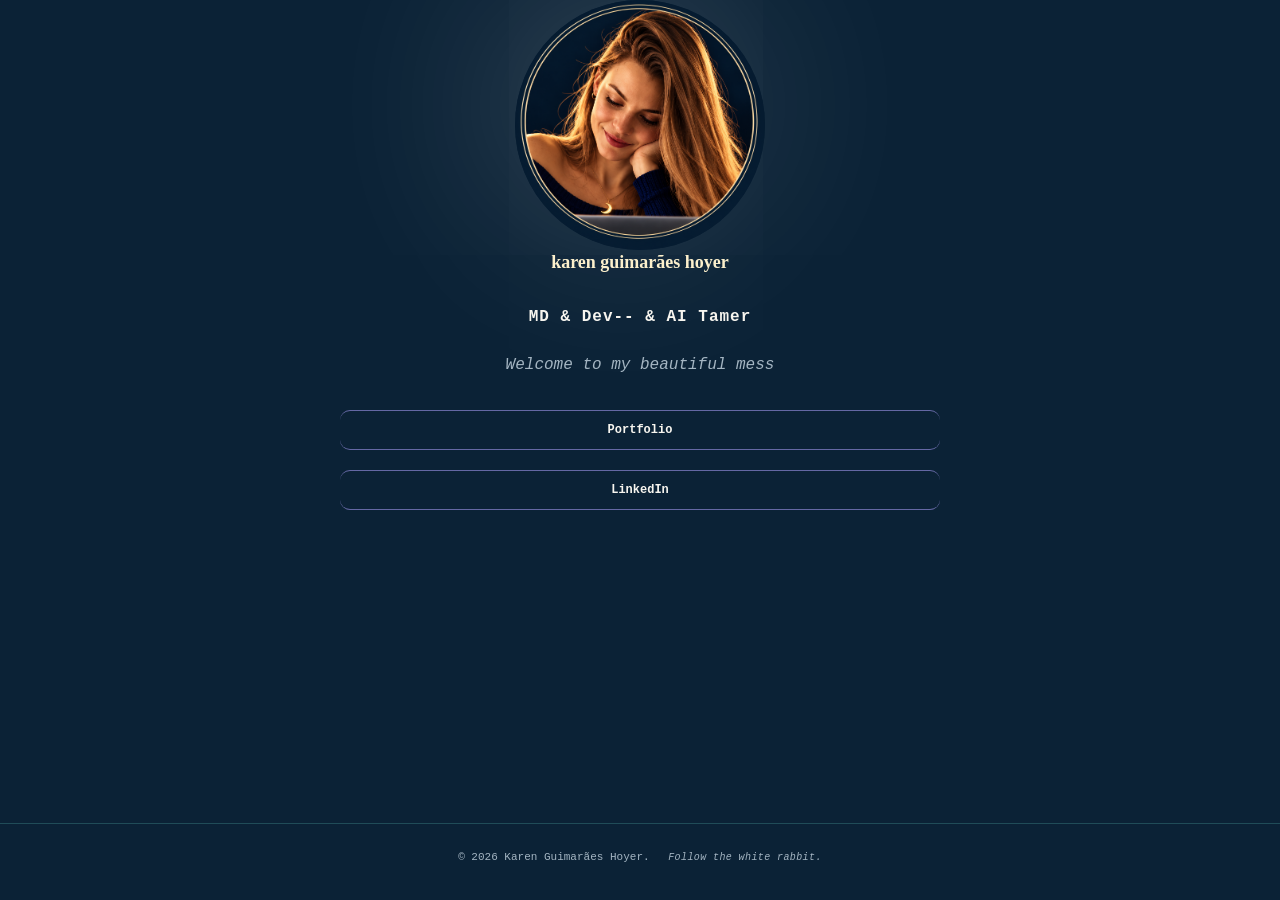
<file: index.html>
<html>
  <head>
  <meta charset="UTF-8">
  <meta name="viewport" content="width=device-width, initial-scale=1.0">

  <title>KG Hoyer</title>

  <meta name="description"
        content="MD & Dev-- & AI Tamer — welcome to my beautiful mess.">

  <link rel="stylesheet" href="style.css">
  <link rel="icon" type="image/png" href="/favicon-v8.png">

  <meta property="og:title" content="KG Hoyer">
  <meta property="og:description"
        content="MD & Dev-- & AI Tamer — welcome to my beautiful mess.">
  <meta property="og:type" content="website">
  <meta property="og:url" content="https://kghoyer.com/">
  <meta property="og:image"
      content="https://kghoyer.com/og-image-v2.png">
  <meta property="og:image:alt" content="Karen Guimarães Hoyer">

  <meta name="twitter:card" content="summary_large_image">
  <meta name="twitter:title" content="KG Hoyer">
  <meta name="twitter:description"
        content="MD & Dev-- & AI Tamer — welcome to my beautiful mess.">
  <meta name="twitter:image"
      content="https://kghoyer.com/og-image-v2.png">
</head>
  <body>
    <img src="kakaProfile.png" alt="Karen Guimarães Hoyer">    
    <h1><span>karen guimarães hoyer</span></h1>
    <h2 class="tagline">MD & Dev-- & AI Tamer</h2>
    <p>Welcome to my beautiful mess</p>
    <a href="https://kghoyer.com/portfolio/"
   target="_blank"
   rel="noopener noreferrer">Portfolio</a>
    <a href="https://www.linkedin.com/in/karenguimaraeshoyer/"
   target="_blank"
   rel="noopener noreferrer">LinkedIn</a>  

    <footer class="site-footer">
  <p>
    © 2026 Karen Guimarães Hoyer.
    <span class="footer-motto">Follow the white rabbit.</span>

    <span class="footer-note">
          </span>
  </p>
</footer>
    
  </body>
</html>
</file>
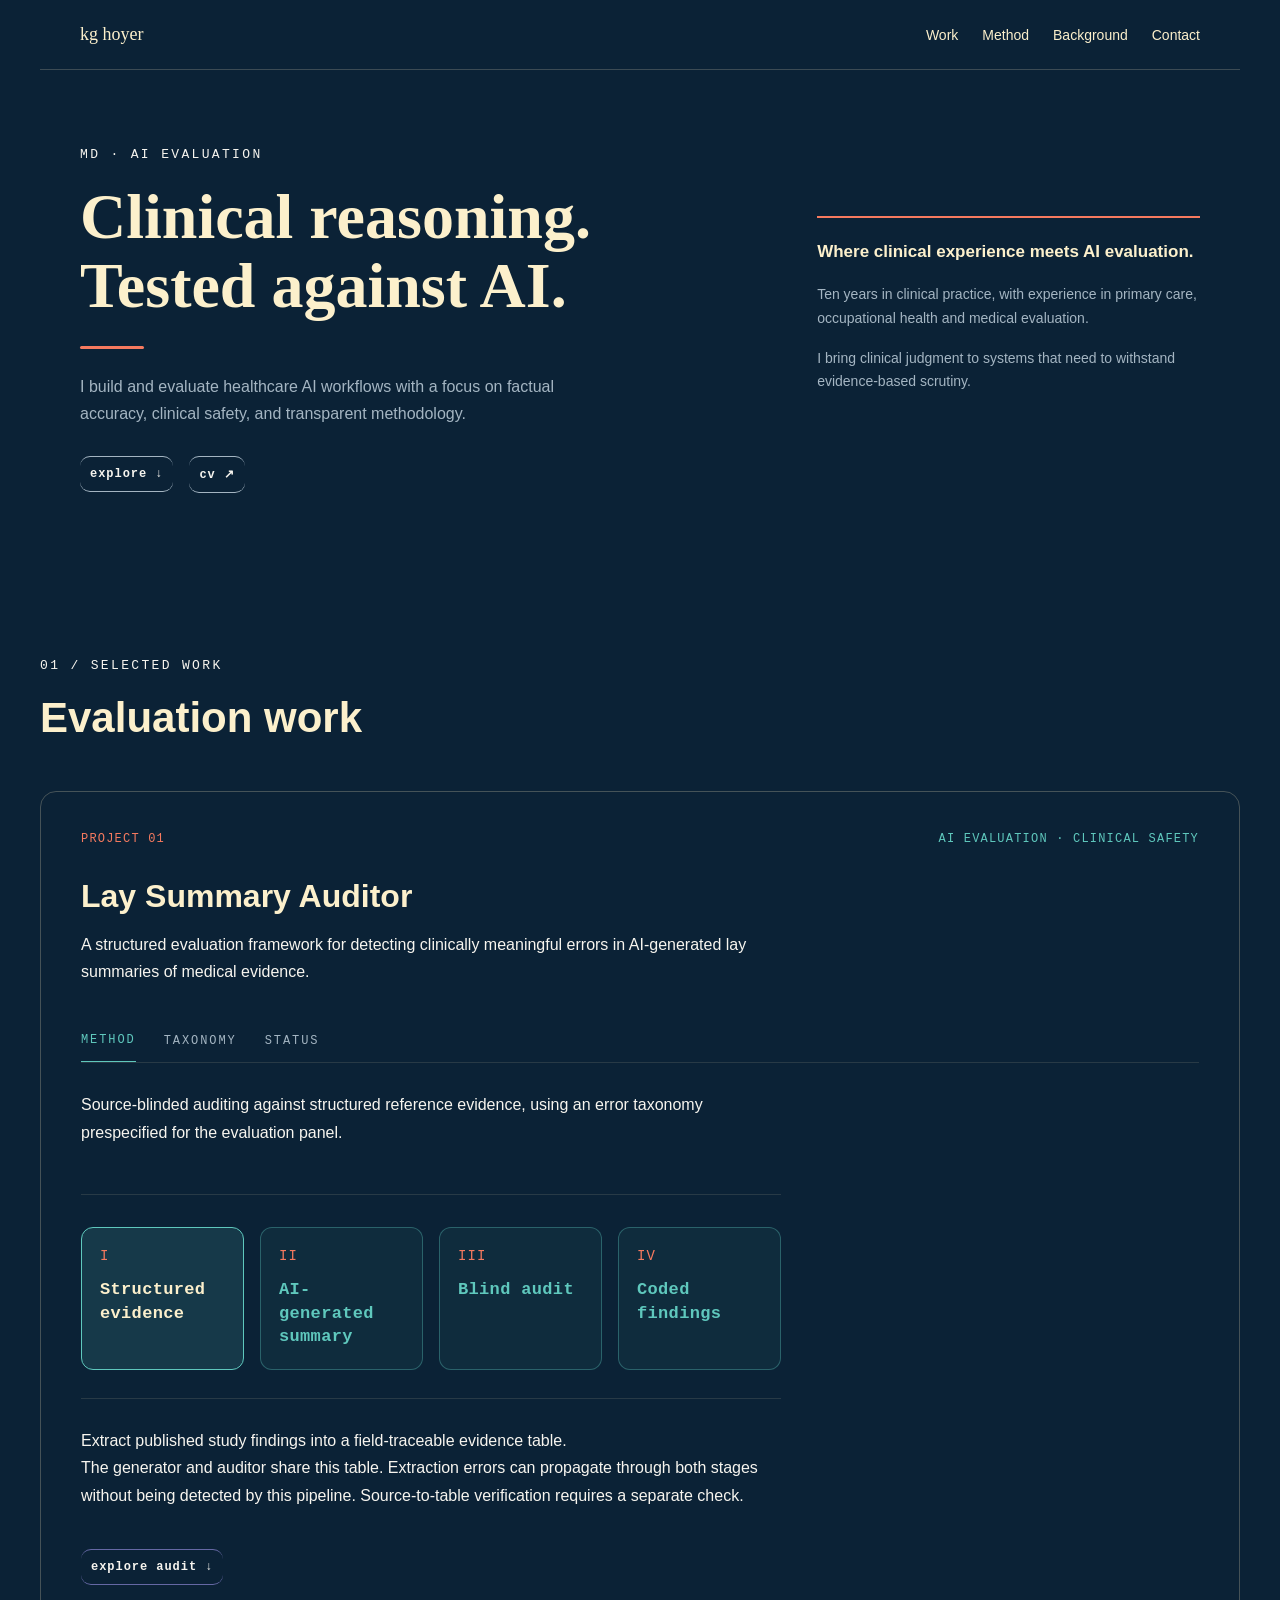
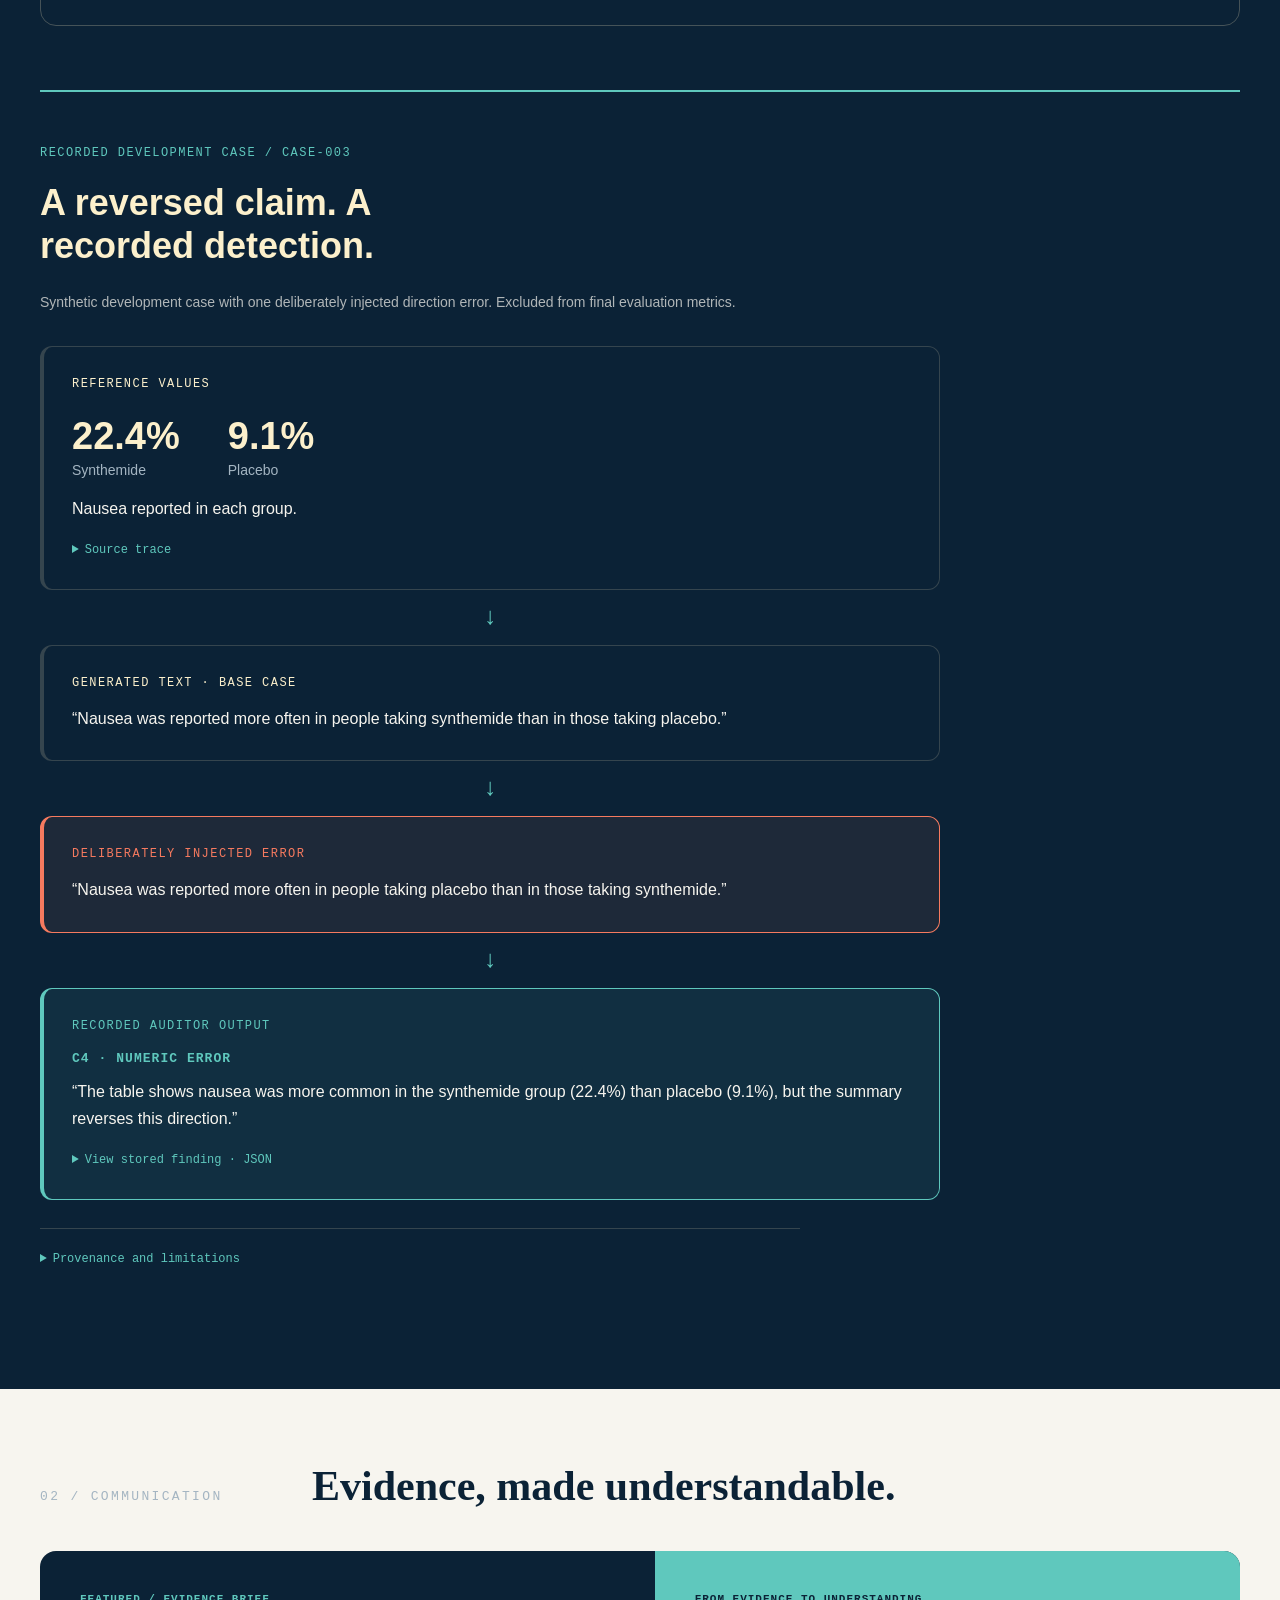
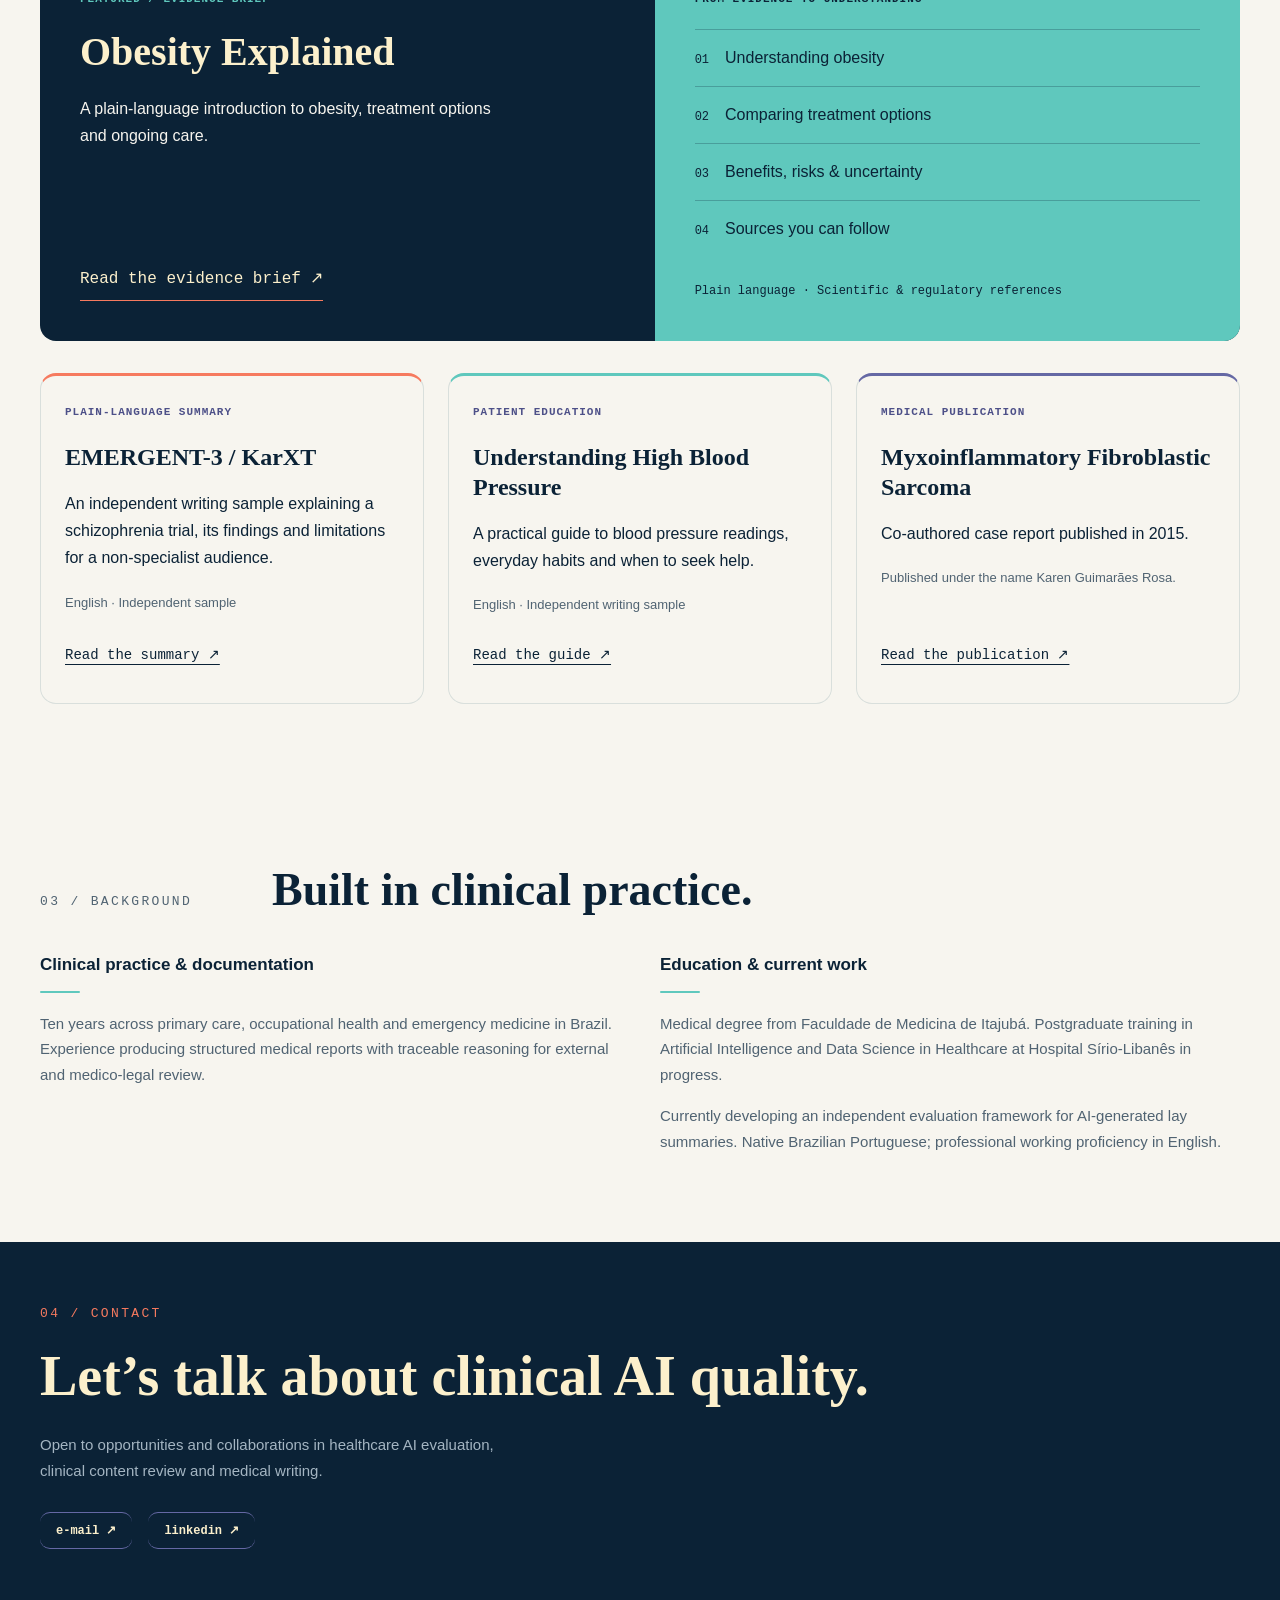
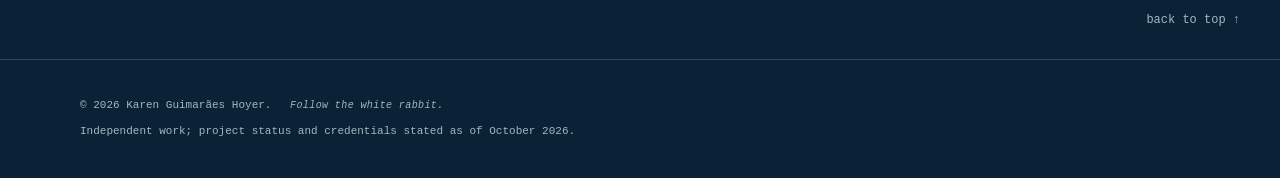
<file: portfolio/index.html>
<!DOCTYPE HTML>
<html lang="en">
  <head>
    <meta charset="UTF-8">
    <meta name="viewport" content="width=device-width, initial-scale=1.0">
    <title>Portfolio | KG Hoyer</title> 
    <link rel="stylesheet" href="portfolio.css">
    <link rel="icon" type="image/png" href="/favicon-v8.png">
  </head>
  <body>
    <nav class="site-nav">
      <a class="nav-brand" href="/">kg hoyer</a>
      <div class="nav-links">
        <a href="#work">Work</a>
        <a href="#method">Method</a>
        <a href="#background">Background</a>
        <a href="#contact">Contact</a>
      </div>
    </nav>
    
    <main>
        <section class="hero">

  <div class="hero-main">
  <p class="eyebrow">MD · AI EVALUATION</p>

  <h1>
    Clinical reasoning.<br>
    Tested against AI.
  </h1>

  <p class="hero-description">
    I build and evaluate healthcare AI workflows with a focus on
    factual accuracy, clinical safety, and transparent methodology.
  </p>

  <div class="hero-actions">
    <a href="#work">explore ↓</a>
    <a href="/Karen_Hoyer_CV.pdf" target="_blank" rel="noopener">
  cv ↗
</a>
  </div>
</div>

  <aside class="hero-context">
    <h2>Where clinical experience meets AI evaluation.</h2>

    <p>
      Ten years in clinical practice, with experience in primary care,
      occupational health and medical evaluation.
    </p>

    <p>
      I bring clinical judgment to systems that need to withstand
      evidence-based scrutiny.
    </p>
  </aside>
</section>
      
        <section class="work" id="work">
          <p class="section-label">01 / SELECTED WORK</p>
          <h2>Evaluation work</h2>
          <article class="project-card">
            <div class="project-meta">
              <span class="project-index">PROJECT 01</span>
              <span>AI EVALUATION · CLINICAL SAFETY</span>
            </div>
            <h3>Lay Summary Auditor</h3>
            <p class="project-intro">A structured evaluation framework for detecting clinically meaningful
    errors in AI-generated lay summaries of medical evidence.</p>
            <div class="project-tabs">

  <div class="tab-buttons">
    <button class="tab-button active" data-tab="method">METHOD</button>
    <button class="tab-button" data-tab="taxonomy">TAXONOMY</button>
    <button class="tab-button" data-tab="status">STATUS</button>
  </div>

  <div class="tab-content active" id="method">
    <p>
  Source-blinded auditing against structured reference evidence,
  using an error taxonomy prespecified for the evaluation panel.
</p>
    <div class="project-flow">

  <button class="flow-step active" data-step="1">
    <span>I</span>
    <strong>Structured evidence</strong>
  </button>

  <button class="flow-step" data-step="2">
    <span>II</span>
    <strong>AI-generated summary</strong>
  </button>

  <button class="flow-step" data-step="3">
    <span>III</span>
    <strong>Blind audit</strong>
  </button>

  <button class="flow-step" data-step="4">
    <span>IV</span>
    <strong>Coded findings</strong>
  </button>

</div>

<div class="flow-description active" data-description="1">
  <p>
    Extract published study findings into a field-traceable
    evidence table.
  </p>
  <p>
    The generator and auditor share this table. Extraction errors
    can propagate through both stages without being detected by
    this pipeline. Source-to-table verification requires a
    separate check.
  </p>
</div>

<div class="flow-description" data-description="2">
  Generate the lay summary from the structured evidence and deliberately introduce a known error into selected development examples.
</div>

<div class="flow-description" data-description="3">
  Give the summary and the same reference table to a separate auditor, without the source document or the inserted-error label.
</div>

<div class="flow-description" data-description="4">
  Compare the auditor's coded findings against the prespecified targets. Final evaluation still requires a human-annotated reference standard.
</div>
  </div>

  <div class="tab-content" id="taxonomy">
  <p>
  17 failure modes prespecified for the evaluation panel
  · Taxonomy v0.4
</p>
<p class="taxonomy-note">
  Developed iteratively through guidance review and initial
  case annotation.
</p>

  <div class="taxonomy-controls">
    <div class="taxonomy-code-group">
      <p class="taxonomy-label">COMMISSION · VERIFIABLE CLAIM</p>

      <div class="taxonomy-codes">
        <button type="button" class="taxonomy-step active" data-code="C1" aria-pressed="true">C1</button>
        <button type="button" class="taxonomy-step" data-code="C2" aria-pressed="false">C2</button>
        <button type="button" class="taxonomy-step" data-code="C3" aria-pressed="false">C3</button>
        <button type="button" class="taxonomy-step" data-code="C4" aria-pressed="false">C4</button>
        <button type="button" class="taxonomy-step" data-code="C5" aria-pressed="false">C5</button>
        <button type="button" class="taxonomy-step" data-code="C6" aria-pressed="false">C6</button>
      </div>
    </div>

    <div class="taxonomy-code-group">
      <p class="taxonomy-label">OMISSION · REQUIRED ELEMENT</p>

      <div class="taxonomy-codes">
        <button type="button" class="taxonomy-step" data-code="O1" aria-pressed="false">O1</button>
        <button type="button" class="taxonomy-step" data-code="O2" aria-pressed="false">O2</button>
        <button type="button" class="taxonomy-step" data-code="O3" aria-pressed="false">O3</button>
        <button type="button" class="taxonomy-step" data-code="O4" aria-pressed="false">O4</button>
        <button type="button" class="taxonomy-step" data-code="O5" aria-pressed="false">O5</button>
        <button type="button" class="taxonomy-step" data-code="O6" aria-pressed="false">O6</button>
        <button type="button" class="taxonomy-step" data-code="O7" aria-pressed="false">O7</button>
        <button type="button" class="taxonomy-step" data-code="O8" aria-pressed="false">O8</button>
        <button type="button" class="taxonomy-step" data-code="O9" aria-pressed="false">O9</button>
        <button type="button" class="taxonomy-step" data-code="O10" aria-pressed="false">O10</button>
        <button type="button" class="taxonomy-step" data-code="O11" aria-pressed="false">O11</button>
      </div>
    </div>
  </div>

  <div class="taxonomy-description active" data-code="C1">
    <strong>C1 — Unsupported efficacy claim</strong>
    <p>States or implies a benefit that the evidence table does not support.</p>
  </div>

  <div class="taxonomy-description" data-code="C2" hidden>
    <strong>C2 — Significance misstated</strong>
    <p>Presents a result as reliable, confirmed or significant when the analysis plan or reported values do not support it.</p>
  </div>

  <div class="taxonomy-description" data-code="C3" hidden>
    <strong>C3 — Statistical apparatus displayed</strong>
    <p>Prints confidence intervals, p values or test statistics numerically instead of explaining uncertainty in plain language, even when the values are correct.</p>
  </div>

  <div class="taxonomy-description" data-code="C4" hidden>
    <strong>C4 — Numeric error</strong>
    <p>Makes a quantitative statement that contradicts the evidence table: an incorrect value, denominator, direction or arithmetic derivation.</p>
  </div>

  <div class="taxonomy-description" data-code="C5" hidden>
    <strong>C5 — Untested outcome given an effect estimate</strong>
    <p>Reports a point estimate, difference, ratio or per-arm value for an outcome outside the confirmatory testing sequence, whether or not it is qualified.</p>
  </div>

  <div class="taxonomy-description" data-code="C6" hidden>
    <strong>C6 — Frequency representation</strong>
    <p>Presents adverse event frequency as a bare percentage, or a percentage table without a denominator stated in words at the point of use, leaving a calculation to the reader.</p>
  </div>

  <div class="taxonomy-description" data-code="O1" hidden>
    <strong>O1 — Uncertainty not qualified</strong>
    <p>Fails to convey that a non-significant or non-confirmatory result is unreliable or unconfirmed. For outcomes outside the testing sequence, the required qualification covers where full results are recorded, why testing was blocked and why benefit cannot be concluded.</p>
  </div>

  <div class="taxonomy-description" data-code="O2" hidden>
    <strong>O2 — Trial identification absent or incomplete</strong>
    <p>Omits required trial identifiers, such as the title, protocol number or EU trial number.</p>
  </div>

  <div class="taxonomy-description" data-code="O3" hidden>
    <strong>O3 — Sponsor absent</strong>
    <p>Omits the sponsor's name or contact details.</p>
  </div>

  <div class="taxonomy-description" data-code="O4" hidden>
    <strong>O4 — General information absent or incomplete</strong>
    <p>Omits where or when the trial was conducted, its main objectives or the reasons for conducting it.</p>
  </div>

  <div class="taxonomy-description" data-code="O5" hidden>
    <strong>O5 — Population absent or incomplete</strong>
    <p>Omits participant numbers, age or gender breakdowns, or inclusion and exclusion criteria.</p>
  </div>

  <div class="taxonomy-description" data-code="O6" hidden>
    <strong>O6 — Investigational medicinal products absent</strong>
    <p>Omits information identifying the investigational medicinal products.</p>
  </div>

  <div class="taxonomy-description" data-code="O7" hidden>
    <strong>O7 — Adverse reactions or frequency absent</strong>
    <p>Omits adverse reactions or their frequency. If the source contains only a prespecified subset, that limitation must be stated.</p>
  </div>

  <div class="taxonomy-description" data-code="O8" hidden>
    <strong>O8 — Overall results absent</strong>
    <p>Omits the trial's overall results.</p>
  </div>

  <div class="taxonomy-description" data-code="O9" hidden>
    <strong>O9 — Comments on the outcome absent</strong>
    <p>Omits comments on the trial outcome.</p>
  </div>

  <div class="taxonomy-description" data-code="O10" hidden>
    <strong>O10 — Follow-up trials not indicated</strong>
    <p>Omits an indication of whether follow-up trials are foreseen.</p>
  </div>

  <div class="taxonomy-description" data-code="O11" hidden>
    <strong>O11 — Additional information absent</strong>
    <p>Omits where readers can find additional information.</p>
  </div>

  <p class="taxonomy-note">
  The taxonomy is a project-defined interpretation of the
  sources below, not an official classification of any
  regulatory authority. Omission codes are scored against
  the generator only where the evidence table carries the
  required information. Extraction gaps are recorded separately.
</p>

<details>
  <summary>Sources and versions fixed in the protocol</summary>
  <ul>
    <li>Regulation (EU) 536/2014, Annex V.</li>
    <li>
      CTR Questions &amp; Answers, July 2026,
      chapter 6 (§6.1 and §6.2).
    </li>
    <li>
      Summaries of Clinical Trial Results for Laypersons,
      Expert Group on Clinical Trials,
      version 2, February 2018.
    </li>
    <li>
      Good Lay Summary Practice, version 1, October 2021:
      §3.4 and §3.3.6 (statistical terminology);
      §3.3.8 (quality control);
      §2.2.1 and §2.2.2 (outcome selection).
    </li>
  </ul>
</details>
  </div>
              
              <div class="tab-content" id="status">
  <div class="status-dashboard">

    <div class="status-metrics">
      <div class="status-metric">
        <span class="status-label">PIPELINE</span>
        <strong>Implemented</strong>
        <span class="status-caption">
  Generator + auditor · 6 of 17 codes supported
</span>
      </div>

      <div class="status-metric">
        <span class="status-label">TAXONOMY</span>
        <strong>17 <small>codes</small></strong>
        <span class="status-caption">6 commission · 11 omission</span>
      </div>

      <div class="status-metric status-pending">
        <span class="status-label">FINAL EVALUATION</span>
        <strong>Pending</strong>
        <span class="status-caption">Performance not yet measured</span>
      </div>
    </div>

    <div class="status-workstreams">
      <div class="status-workstream">
        <h4>Built</h4>
        <ul>
          <li>Generator and source-blinded auditor implemented.</li>
          <li>
  Four published trials extracted — PARAGON-HF, SELECT,
  RA-BEACON and a vortioxetine trial — with field-level
  traceability to source articles, tables and sections,
  covering three distinct mechanisms of hierarchical
  testing restrictions.
</li>
          <li>Taxonomy v0.4 and documented annotation rules.</li>
          <li>Evaluation protocol and development observations.</li>
        </ul>
      </div>

      <div class="status-workstream status-next">
        <h4>Next</h4>
        <ul>
          <li>Complete and freeze the human-annotated reference standard.</li>
          <li>
  Extend auditor coverage from 6 to 17 codes, then verify
  alignment and freeze the configuration.
</li>
          <li>Execute the final evaluation panel.</li>
          <li>Measure sensitivity, specificity and run-to-run stability.</li>
        </ul>
      </div>
    </div>

    <p class="status-footnote">
  Supported auditor codes: C1–C5 and O1.
  Development observations documented.
  Final performance metrics not yet available.
</p>

  </div>
</div>
            </div>
              <div class="project-actions">
  <a href="#audit-trace">explore audit ↓</a>
</div>
          </article>
          
          <div class="evidence-case" id="audit-trace">
  <p class="case-label">RECORDED DEVELOPMENT CASE / CASE-003</p>

  <h3>A reversed claim. A recorded detection.</h3>

  <p class="taxonomy-note">
    Synthetic development case with one deliberately injected
    direction error. Excluded from final evaluation metrics.
  </p>

  <div class="audit-trace">

    <div class="audit-step audit-reference">
      <span class="claim-status">REFERENCE VALUES</span>
      <p class="audit-values">
  <span>
    <strong>22.4%</strong>
    Synthemide
  </span>
  <span>
    <strong>9.1%</strong>
    Placebo
  </span>
</p>

<p>Nausea reported in each group.</p>

      <details>
        <summary>Source trace</summary>
        <p>
          Field: <code>adverse_events[0]</code>.
          The evidence-table file is inferred from the base
          case's source:
          <code>examples/evidence-table-inference.json</code>.
          The manifest records the field and values, but does
          not name the file.
        </p>
      </details>
    </div>

    <div class="audit-arrow">↓</div>

    <div class="audit-step audit-base">
      <span class="claim-status">GENERATED TEXT · BASE CASE</span>
      <p>
        “Nausea was reported more often in people taking
        synthemide than in those taking placebo.”
      </p>
    </div>

    <div class="audit-arrow">↓</div>

    <div class="audit-step audit-error">
      <span class="claim-status">DELIBERATELY INJECTED ERROR</span>
      <p>
        “Nausea was reported more often in people taking
        placebo than in those taking synthemide.”
      </p>
    </div>

    <div class="audit-arrow">↓</div>

    <div class="audit-step audit-finding">
      <span class="claim-status">RECORDED AUDITOR OUTPUT</span>
      <p>
        <strong>C4 · NUMERIC ERROR</strong>
        “The table shows nausea was more common in the
        synthemide group (22.4%) than placebo (9.1%), but
        the summary reverses this direction.”
      </p>

      <details>
        <summary>View stored finding · JSON</summary>
        <pre><code>{
  "findings": [
    {
      "code": "C4",
      "quote": "Nausea was reported more often in people taking placebo than in those taking synthemide.",
      "table_reference": "adverse_events: nausea (intervention_pct 22.4, placebo_pct 9.1)",
      "explanation": "The table shows nausea was more common in the synthemide group (22.4%) than placebo (9.1%), but the summary reverses this direction."
    }
  ]
}</code></pre>
      </details>
    </div>

  </div>

  <details class="audit-limitations">
    <summary>Provenance and limitations</summary>

    <p>
      Stored output:
      <code>evidence/development/audit-case-003.json</code>.
      Base text: <code>cases/case-001.md</code>.
      Altered text: <code>cases/case-003.md</code>.
    </p>

    <p>
      The altered summary also contains the correct nausea
      values in its own table. Detection therefore does not
      isolate comparison against the external evidence table:
      internal inconsistency provides another possible cue.
    </p>

    <p>
      Prompt version and execution metadata were not recorded
      in the stored output and cannot be recovered reliably.
      This single development case does not establish auditor
      performance. The final evaluation panel has not been executed.
    </p>
  </details>
</div>          
        </section>

<section class="communication" id="communication">
  <div class="communication-inner">

    <header class="communication-header">
      <p class="section-label">02 / COMMUNICATION</p>
      <h2>Evidence, made understandable.</h2>
    </header>

    <article class="communication-feature">
      <div class="communication-feature-copy">
        <p class="communication-kicker">
          FEATURED / EVIDENCE BRIEF
        </p>

        <h3>Obesity Explained</h3>

        <p>
  A plain-language introduction to obesity,
  treatment options and ongoing care.
</p>
        
        <a href="obesity-explained.html">
  Read the evidence brief ↗
</a>
      </div>

      <div class="communication-feature-panel">
        <p class="communication-kicker">
          FROM EVIDENCE TO UNDERSTANDING
        </p>

        <ul>
          <li><span>01</span> Understanding obesity</li>
          <li><span>02</span> Comparing treatment options</li>
          <li><span>03</span> Benefits, risks &amp; uncertainty</li>
          <li><span>04</span> Sources you can follow</li>
        </ul>

        <p class="communication-panel-note">
          Plain language · Scientific &amp; regulatory references
        </p>
      </div>
    </article>

    <div class="communication-cards">

      <article class="communication-card">
        <p class="communication-kicker">
          PLAIN-LANGUAGE SUMMARY
        </p>

        <h3>EMERGENT-3 / KarXT</h3>

        <p>
          An independent writing sample explaining a
          schizophrenia trial, its findings and limitations
          for a non-specialist audience.
        </p>

        <p class="communication-meta">
          English · Independent sample
        </p>

        <a href="PLS_KarXT_EMERGENT-3_EN.html">
          Read the summary ↗
        </a>
      </article>

      <article class="communication-card">
  <p class="communication-kicker">
    PATIENT EDUCATION
  </p>

  <h3>Understanding High Blood Pressure</h3>

  <p>
    A practical guide to blood pressure readings,
    everyday habits and when to seek help.
  </p>

  <p class="communication-meta">
    English · Independent writing sample
  </p>

  <a href="sample-hypertension.html">
    Read the guide ↗
  </a>
</article>
      
      <article class="communication-card">
        <p class="communication-kicker">
          MEDICAL PUBLICATION
        </p>

        <h3>Myxoinflammatory Fibroblastic Sarcoma</h3>

        <p>
          Co-authored case report published in 2015.
        </p>

        <p class="communication-meta">
          Published under the name Karen Guimarães Rosa.
        </p>

        <a href="https://doi.org/10.21876/rcsfmit.v5i2.331">
          Read the publication ↗
        </a>
      </article>

    </div>
  </div>
</section>
      
      <section class="background" id="background">
  <div class="background-inner">
    <header class="background-header">
      <p class="section-label">03 / BACKGROUND</p>
      <h2>Built in clinical practice.</h2>
    </header>

    <div class="background-grid">
      <article>
        <h3>Clinical practice &amp; documentation</h3>
        <p>
          Ten years across primary care, occupational health
          and emergency medicine in Brazil. Experience producing
          structured medical reports with traceable reasoning
          for external and medico-legal review.
        </p>
      </article>

      <article>
        <h3>Education &amp; current work</h3>
        <p>
          Medical degree from Faculdade de Medicina de Itajubá.
          Postgraduate training in Artificial Intelligence and
          Data Science in Healthcare at Hospital Sírio-Libanês
          in progress.
        </p>
        <p>
          Currently developing an independent evaluation
          framework for AI-generated lay summaries.
          Native Brazilian Portuguese; professional working
          proficiency in English.
        </p>
      </article>
    </div>
  </div>
</section>

<section class="contact" id="contact">
  <p class="section-label">04 / CONTACT</p>

  <h2>Let’s talk about clinical AI quality.</h2>

  <div class="contact-layout">
    <p class="contact-description">
      Open to opportunities and collaborations in healthcare
      AI evaluation, clinical content review and medical writing.
    </p>

    <div class="contact-links">
      <a href="mailto:karenguimaraeshoyer@gmail.com">
        e-mail ↗
      </a>

      <a href="https://www.linkedin.com/in/karenguimaraeshoyer/"
         target="_blank" rel="noopener">
        linkedin ↗
      </a>
    </div>
  </div>

  <div class="contact-back">
    <a class="footer-top" href="#">back to top ↑</a>
  </div>
</section>
      
      </main>
    
    <footer class="site-footer">
  <div class="site-footer-inner">
    <p>
      © 2026 Karen Guimarães Hoyer.
      <span class="footer-motto">Follow the white rabbit.</span>

      <span class="footer-note">
        Independent work; project status and credentials
        stated as of October 2026.
      </span>
    </p>
  </div>
</footer>    
    
    <script>
  const tabButtons = document.querySelectorAll(".tab-button");
  const tabContents = document.querySelectorAll(".tab-content");

  tabButtons.forEach(button => {
    button.addEventListener("click", () => {
      const target = button.dataset.tab;

      tabButtons.forEach(btn => btn.classList.remove("active"));
      tabContents.forEach(content => content.classList.remove("active"));

      button.classList.add("active");
      document.getElementById(target).classList.add("active");
    });
  });
        const flowSteps = document.querySelectorAll(".flow-step");
  const flowDescriptions = document.querySelectorAll(".flow-description");

  flowSteps.forEach(step => {
    step.addEventListener("click", () => {
      const target = step.dataset.step;

      flowSteps.forEach(item => item.classList.remove("active"));
      flowDescriptions.forEach(item => item.classList.remove("active"));

      step.classList.add("active");
      document
        .querySelector(`.flow-description[data-description="${target}"]`)
        .classList.add("active");
    });
  });
      const taxonomy = document.querySelector("#taxonomy");
const taxonomySteps = taxonomy.querySelectorAll(".taxonomy-step");
const taxonomyDescriptions = taxonomy.querySelectorAll(
  ".taxonomy-description"
);

taxonomySteps.forEach(step => {
  step.addEventListener("click", () => {
    const target = step.dataset.code;

    taxonomySteps.forEach(item => {
      const isActive = item === step;

      item.classList.toggle("active", isActive);
      item.setAttribute("aria-pressed", String(isActive));
    });

    taxonomyDescriptions.forEach(description => {
      const isActive = description.dataset.code === target;

      description.classList.toggle("active", isActive);
      description.hidden = !isActive;
    });
  });
});
</script>
  </body>
</html>
</file>
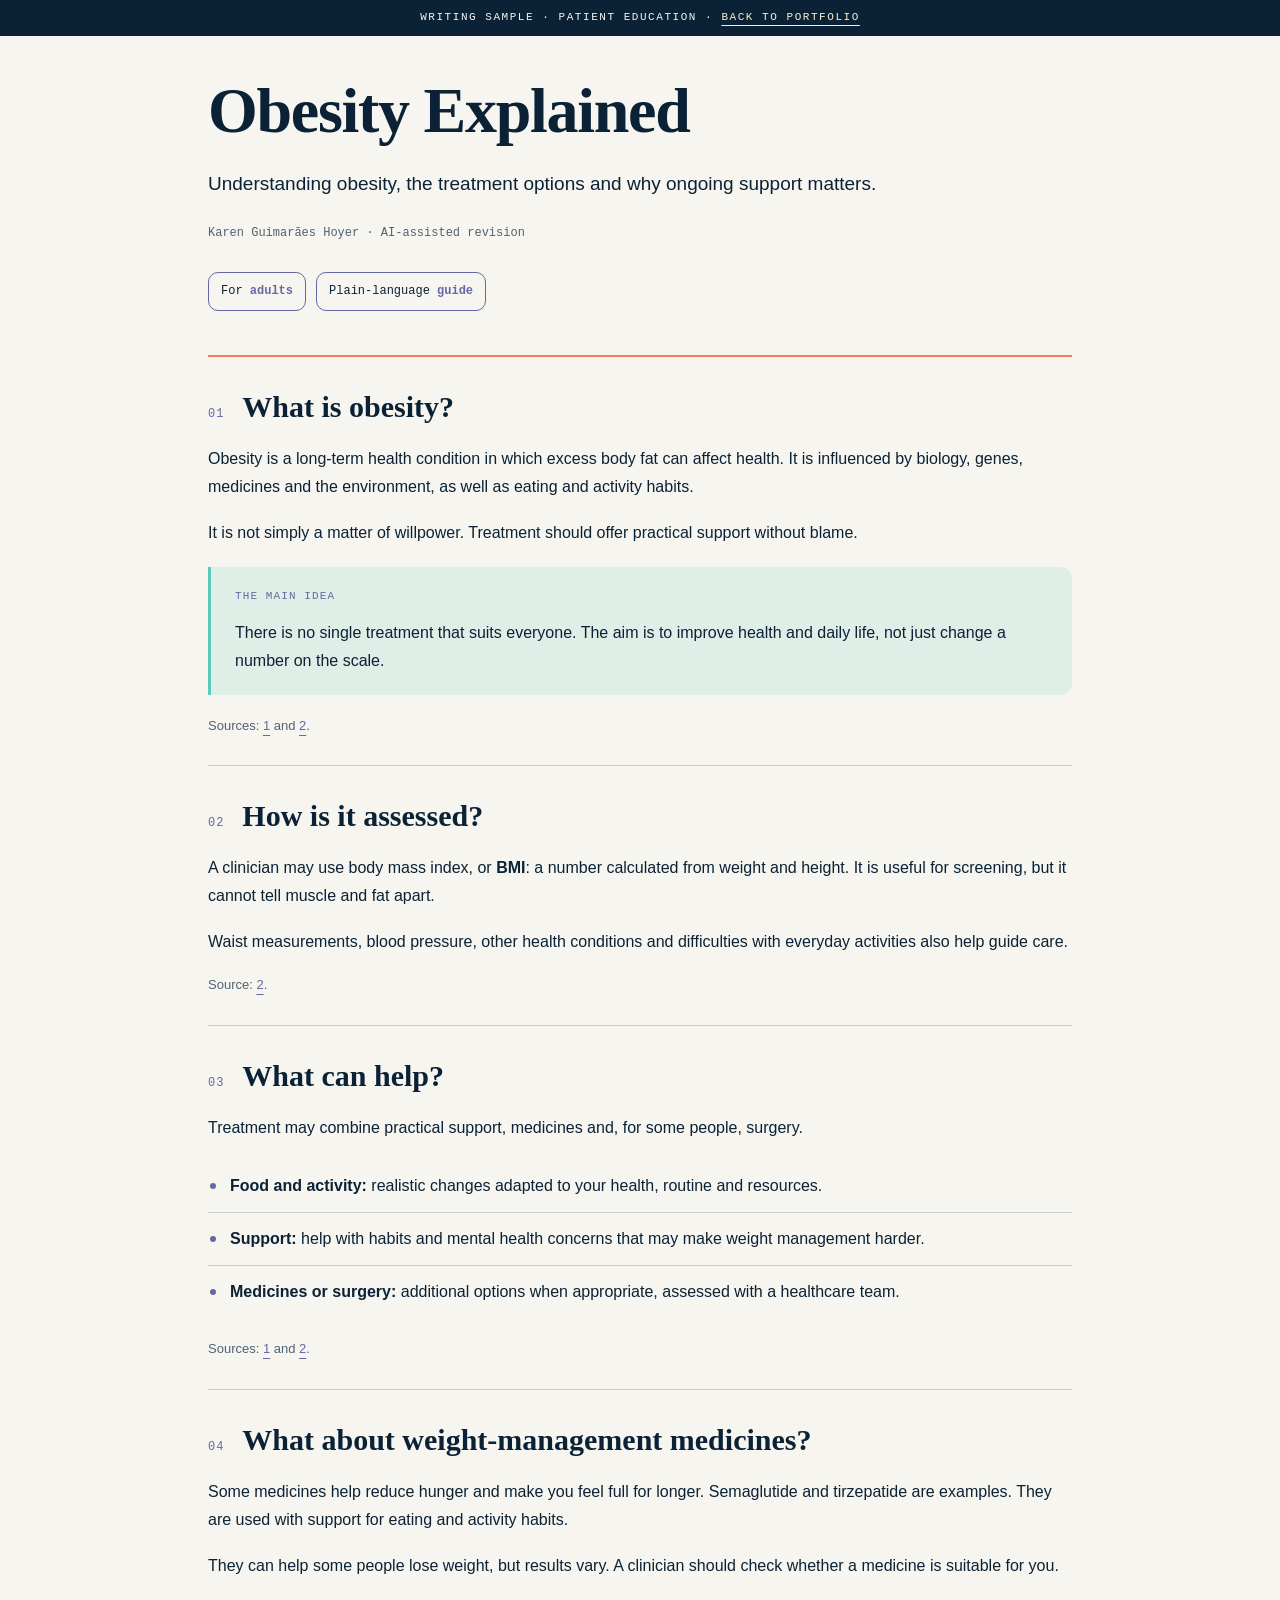
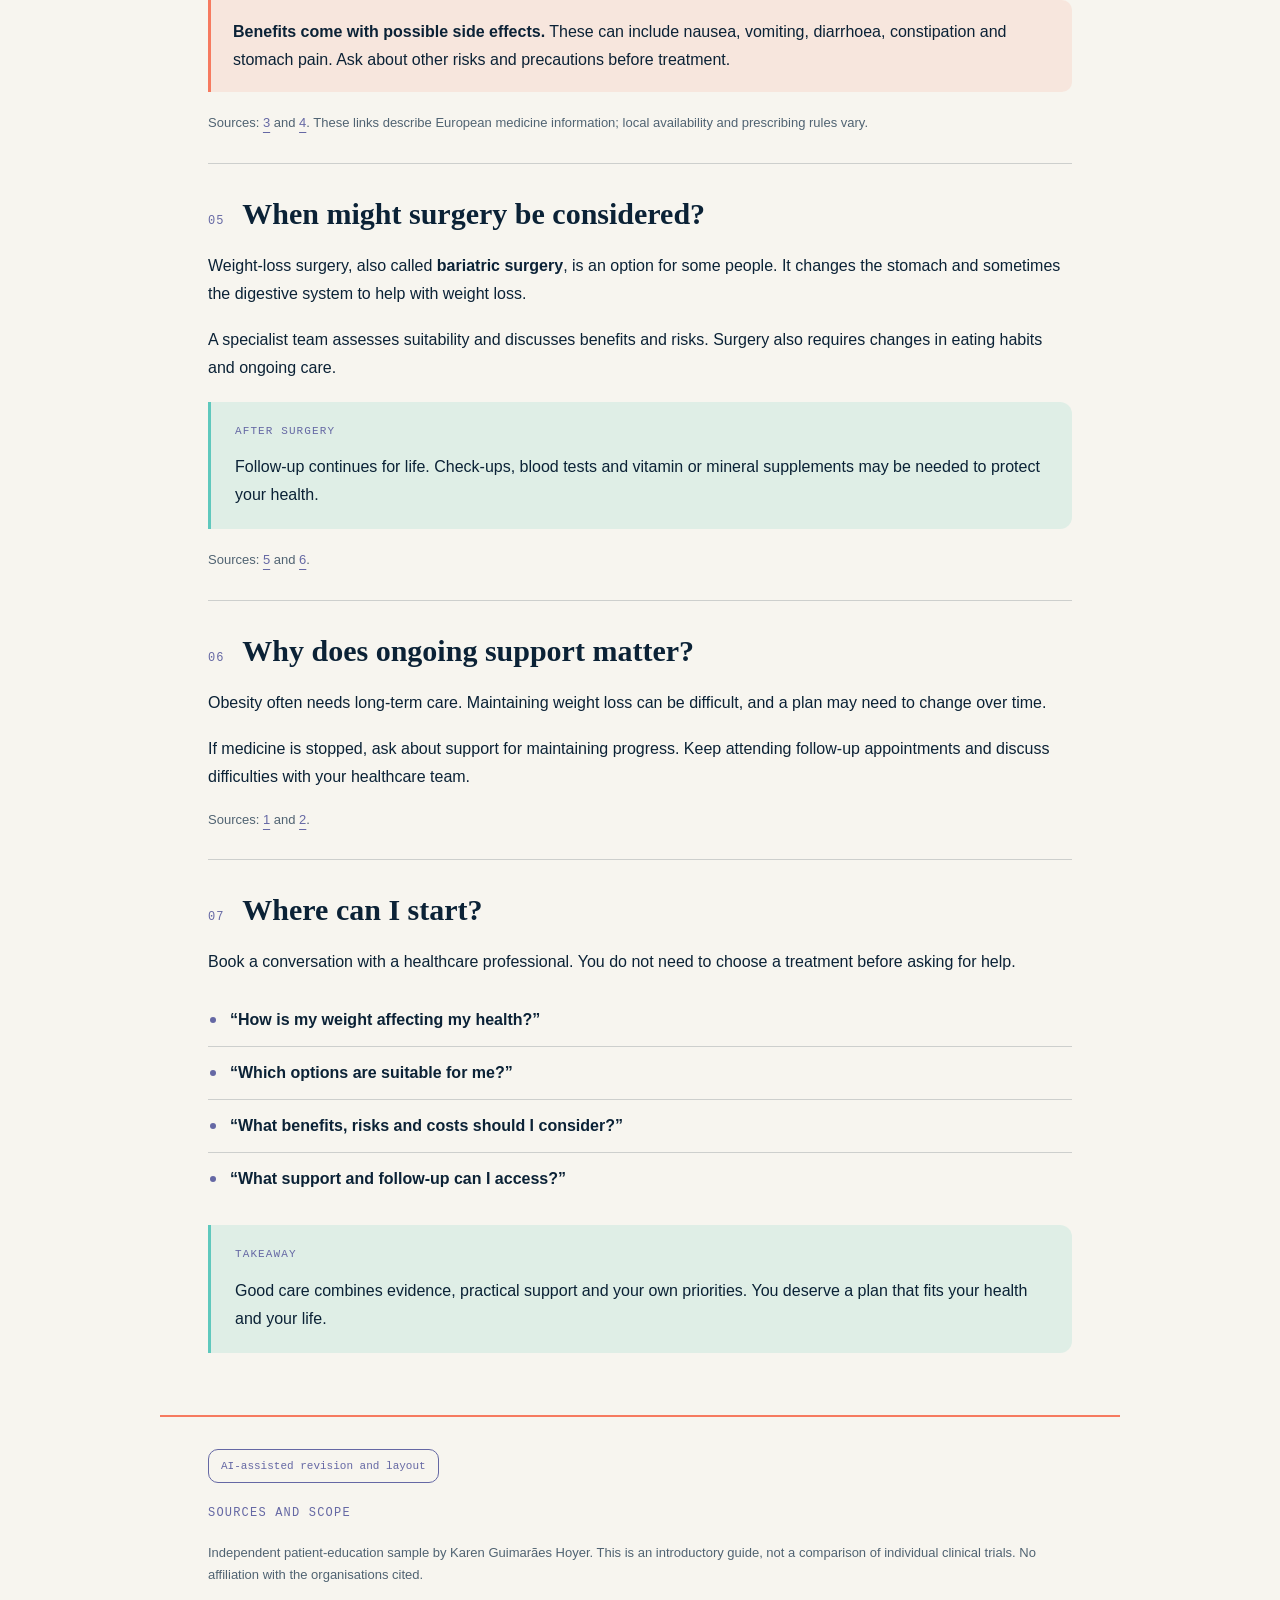
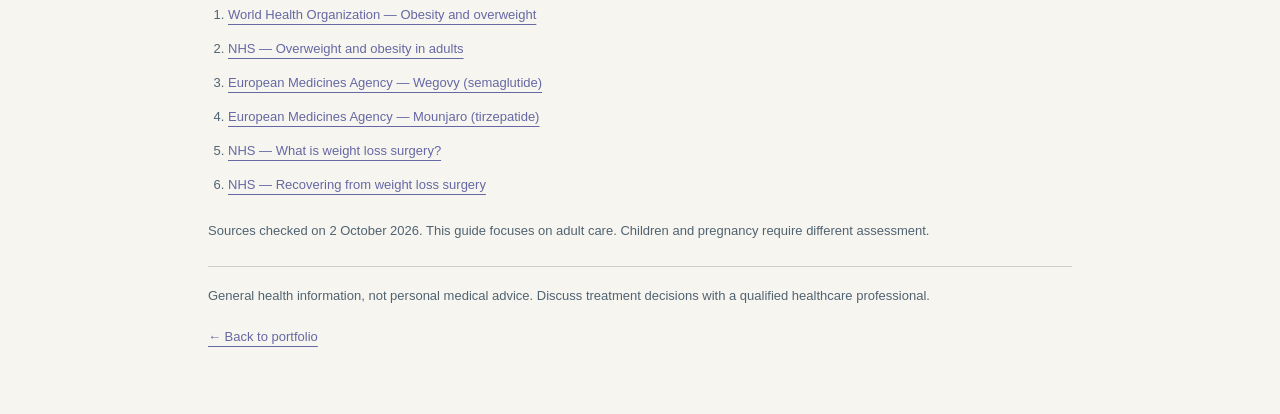
<file: portfolio/obesity-explained.html>
<!DOCTYPE html>
<html lang="en">
<head>
  <meta charset="UTF-8">
  <meta name="viewport" content="width=device-width, initial-scale=1.0">

  <title>Obesity Explained — KG Hoyer</title>

  <meta name="description"
        content="A plain-language guide to obesity, treatment options and ongoing support.">

  <link rel="icon" type="image/png" href="/favicon-v8.png">

  <style>
    :root {
      --ink: #0b2236;
      --paper: #f7f5ef;
      --cream: #fcf0cc;
      --purple: #6568a4;
      --teal: #5fc8bd;
      --mint: #a5ded1;
      --coral: #f67a5f;
      --muted: #506372;
      --line: rgba(11, 34, 54, 0.18);
    }

    * {
      box-sizing: border-box;
    }

    body {
      margin: 0;
      background: var(--paper);
      color: var(--ink);
      font-family: Arial, Helvetica, sans-serif;
      font-size: 16px;
      line-height: 1.75;
    }

    .sheet {
      max-width: 960px;
      margin: 0 auto;
    }

    .masthead {
      padding: 40px 48px 44px;
    }

    .masthead-top {
      padding-bottom: 24px;
      margin-bottom: 40px;
      border-bottom: 1px solid var(--line);
    }

    .mast-brand,
    .eyebrow,
    .byline,
    .chip,
    .sec-num,
    .note-k,
    .rf-k,
    .ai-badge {
      font-family: "Courier New", Courier, monospace;
    }

    .mast-brand {
      color: var(--muted);
      font-size: 12px;
      letter-spacing: 0.08em;
    }

    .mast-brand b {
      color: var(--ink);
    }

    .eyebrow {
      margin: 0 0 20px;
      color: var(--purple);
      font-size: 12px;
      letter-spacing: 0.12em;
      text-transform: uppercase;
    }

    h1,
    h2 {
      font-family: "Times New Roman", Times, serif;
    }

    h1 {
      margin: 0 0 24px;
      font-size: clamp(40px, 6vw, 64px);
      line-height: 1.08;
      letter-spacing: -0.02em;
    }

    .subtitle {
      max-width: 65ch;
      margin: 0 0 24px;
      font-size: 19px;
      line-height: 1.6;
    }

    .byline {
      margin: 0;
      color: var(--muted);
      font-size: 12px;
    }

    .metastrip {
      display: flex;
      flex-wrap: wrap;
      gap: 10px;
      margin-top: 28px;
    }

    .chip {
      padding: 8px 12px;
      border: 1px solid var(--purple);
      border-radius: 10px;
      font-size: 12px;
    }

    .chip b {
      color: var(--purple);
    }

    .body {
      padding: 0 48px 32px;
    }

    .block {
      padding: 32px 0 10px;
      border-top: 1px solid var(--line);
    }

    .block:first-child {
      border-top: 2px solid var(--coral);
    }

    .sec-head {
      display: flex;
      align-items: baseline;
      gap: 18px;
      margin-bottom: 20px;
    }

    .sec-num {
      flex: none;
      color: var(--purple);
      font-size: 12px;
      letter-spacing: 0.08em;
    }

    h2 {
      margin: 0;
      font-size: 30px;
      line-height: 1.2;
    }

    p {
      margin: 0 0 18px;
    }

    .muted {
      color: var(--muted);
      font-size: 13px;
    }

    a {
      color: var(--purple);
      text-underline-offset: 5px;
      overflow-wrap: anywhere;
    }

    a:hover {
      color: #286f69;
    }

    a:focus-visible {
      outline: 2px solid var(--purple);
      outline-offset: 5px;
    }

    .facts {
      margin: 0 0 20px;
      padding: 0;
      list-style: none;
    }

    .facts li {
      position: relative;
      padding: 12px 0 12px 22px;
      border-bottom: 1px solid var(--line);
    }

    .facts li:last-child {
      border-bottom: 0;
    }

    .facts li::before {
      content: "";
      position: absolute;
      left: 2px;
      top: 23px;
      width: 6px;
      height: 6px;
      border-radius: 50%;
      background: var(--purple);
    }

    .note {
      margin: 20px 0;
      padding: 20px 24px;
      border-left: 3px solid var(--teal);
      border-radius: 0 12px 12px 0;
      background: rgba(165, 222, 209, 0.3);
    }

    .note-k {
      margin-bottom: 12px;
      color: var(--purple);
      font-size: 11px;
      letter-spacing: 0.1em;
      text-transform: uppercase;
    }

    .note p {
      margin: 0;
    }

    .caveat {
      margin: 20px 0;
      padding: 18px 22px;
      border-left: 3px solid var(--coral);
      border-radius: 0 10px 10px 0;
      background: rgba(246, 122, 95, 0.12);
    }

    .regfooter {
      padding: 32px 48px 48px;
      border-top: 2px solid var(--coral);
      color: var(--muted);
      font-size: 13px;
      line-height: 1.7;
    }

    .rf-k {
      color: var(--purple);
      font-size: 12px;
      letter-spacing: 0.1em;
      text-transform: uppercase;
    }

    .ai-badge {
      display: inline-block;
      margin-bottom: 20px;
      padding: 7px 12px;
      border: 1px solid var(--purple);
      border-radius: 10px;
      color: var(--purple);
      font-size: 11px;
    }

    .source-list {
      margin: 0 0 24px;
      padding-left: 20px;
    }

    .source-list li {
      margin-bottom: 12px;
      scroll-margin-top: 24px;
    }

    .disclaim {
      margin-top: 24px;
      padding-top: 18px;
      border-top: 1px solid var(--line);
    }

    @media (max-width: 620px) {
      .masthead {
        padding: 28px 24px 32px;
      }

      .masthead-top {
        margin-bottom: 28px;
      }

      .body {
        padding: 0 24px 24px;
      }

      .regfooter {
        padding: 28px 24px 36px;
      }

      .subtitle {
        font-size: 17px;
      }

      h2 {
        font-size: 26px;
      }

      .sec-head {
        gap: 12px;
      }

      .note {
        padding: 18px;
      }
    }

    @media print {
      body {
        background: white;
      }

      .sheet {
        max-width: none;
      }

      .sec-head {
        break-after: avoid;
      }

      .note,
      .caveat {
        break-inside: avoid;
        -webkit-print-color-adjust: exact;
        print-color-adjust: exact;
      }
    }

/* Cabeçalho igual ao EMERGENT */

.masthead {
  padding: 40px 48px 44px;
}

.masthead-top {
  display: flex;
  align-items: center;
  padding-bottom: 24px;
  margin-bottom: 40px;
  border-bottom: 1px solid var(--line);
}

.mast-brand {
  font-family: "Courier New", Courier, monospace;
  font-size: 12px;
  letter-spacing: 0.08em;
  color: var(--muted);
  line-height: 1.7;
}

.mast-brand b {
  color: var(--ink);
}

/* Compatibilidade com a paleta da hipertensão */

header.head .mast-brand {
  color: var(--muted, var(--ink-soft, #506372));
}

/* Celular */

@media (max-width: 620px) {
  .masthead {
    padding: 28px 24px 32px;
  }

  .masthead-top {
    margin-bottom: 28px;
  }
}

/* Impressão / PDF */

@media print {
  .masthead {
    padding-top: 20px;
  }
}

.sample-bar {
  box-sizing: border-box;
  margin: 0;
  padding: 9px 14px;
  background: #0b2236;
  color: #f7f5ef;
  font-family: "Courier New", Courier, monospace;
  font-size: 11px;
  font-weight: normal;
  line-height: 1.62;
  letter-spacing: 0.14em;
  text-transform: uppercase;
  text-align: center;
}

.sample-bar a {
  color: #fcf0cc;
}

.sample-bar a:hover {
  color: #5fc8bd;
}

@media print {
  .sample-bar {
    display: none;
  }
}
    
  </style>
</head>

<body>
  <div class="sample-bar">
  Writing sample · patient education ·
  <a href="/portfolio/#communication">back to portfolio</a>
</div>
  
  <main class="sheet">

    <header class="masthead">
      <h1>Obesity Explained</h1>

      <p class="subtitle">
        Understanding obesity, the treatment options
        and why ongoing support matters.
      </p>

      <p class="byline">
        Karen Guimarães Hoyer · AI-assisted revision
      </p>

      <div class="metastrip">
        <span class="chip">For <b>adults</b></span>
        <span class="chip">Plain-language <b>guide</b></span>
      </div>
    </header>

    <div class="body">

      <section class="block">
        <div class="sec-head">
          <span class="sec-num">01</span>
          <h2>What is obesity?</h2>
        </div>

        <p>
          Obesity is a long-term health condition in which
          excess body fat can affect health. It is influenced
          by biology, genes, medicines and the environment,
          as well as eating and activity habits.
        </p>

        <p>
          It is not simply a matter of willpower. Treatment
          should offer practical support without blame.
        </p>

        <div class="note">
          <div class="note-k">The main idea</div>
          <p>
            There is no single treatment that suits everyone.
            The aim is to improve health and daily life,
            not just change a number on the scale.
          </p>
        </div>

        <p class="muted">
          Sources:
          <a href="#source-1">1</a> and
          <a href="#source-2">2</a>.
        </p>
      </section>

      <section class="block">
        <div class="sec-head">
          <span class="sec-num">02</span>
          <h2>How is it assessed?</h2>
        </div>

        <p>
          A clinician may use body mass index, or <b>BMI</b>:
          a number calculated from weight and height.
          It is useful for screening, but it cannot tell
          muscle and fat apart.
        </p>

        <p>
          Waist measurements, blood pressure, other health
          conditions and difficulties with everyday activities
          also help guide care.
        </p>

        <p class="muted">
          Source: <a href="#source-2">2</a>.
        </p>
      </section>

      <section class="block">
        <div class="sec-head">
          <span class="sec-num">03</span>
          <h2>What can help?</h2>
        </div>

        <p>
          Treatment may combine practical support,
          medicines and, for some people, surgery.
        </p>

        <ul class="facts">
          <li>
            <b>Food and activity:</b>
            realistic changes adapted to your health,
            routine and resources.
          </li>

          <li>
            <b>Support:</b>
            help with habits and mental health concerns
            that may make weight management harder.
          </li>

          <li>
            <b>Medicines or surgery:</b>
            additional options when appropriate,
            assessed with a healthcare team.
          </li>
        </ul>

        <p class="muted">
          Sources:
          <a href="#source-1">1</a> and
          <a href="#source-2">2</a>.
        </p>
      </section>

      <section class="block">
        <div class="sec-head">
          <span class="sec-num">04</span>
          <h2>What about weight-management medicines?</h2>
        </div>

        <p>
          Some medicines help reduce hunger and make you
          feel full for longer. Semaglutide and tirzepatide
          are examples. They are used with support for
          eating and activity habits.
        </p>

        <p>
          They can help some people lose weight, but results
          vary. A clinician should check whether a medicine
          is suitable for you.
        </p>

        <div class="caveat">
          <b>Benefits come with possible side effects.</b>
          These can include nausea, vomiting, diarrhoea,
          constipation and stomach pain. Ask about other
          risks and precautions before treatment.
        </div>

        <p class="muted">
          Sources:
          <a href="#source-3">3</a> and
          <a href="#source-4">4</a>.
          These links describe European medicine information;
          local availability and prescribing rules vary.
        </p>
      </section>

      <section class="block">
        <div class="sec-head">
          <span class="sec-num">05</span>
          <h2>When might surgery be considered?</h2>
        </div>

        <p>
          Weight-loss surgery, also called
          <b>bariatric surgery</b>, is an option for some people.
          It changes the stomach and sometimes the digestive
          system to help with weight loss.
        </p>

        <p>
          A specialist team assesses suitability and discusses
          benefits and risks. Surgery also requires changes
          in eating habits and ongoing care.
        </p>

        <div class="note">
          <div class="note-k">After surgery</div>
          <p>
            Follow-up continues for life. Check-ups,
            blood tests and vitamin or mineral supplements
            may be needed to protect your health.
          </p>
        </div>

        <p class="muted">
          Sources:
          <a href="#source-5">5</a> and
          <a href="#source-6">6</a>.
        </p>
      </section>

      <section class="block">
        <div class="sec-head">
          <span class="sec-num">06</span>
          <h2>Why does ongoing support matter?</h2>
        </div>

        <p>
          Obesity often needs long-term care.
          Maintaining weight loss can be difficult,
          and a plan may need to change over time.
        </p>

        <p>
          If medicine is stopped, ask about support for
          maintaining progress. Keep attending follow-up
          appointments and discuss difficulties with
          your healthcare team.
        </p>

        <p class="muted">
          Sources:
          <a href="#source-1">1</a> and
          <a href="#source-2">2</a>.
        </p>
      </section>

      <section class="block">
        <div class="sec-head">
          <span class="sec-num">07</span>
          <h2>Where can I start?</h2>
        </div>

        <p>
          Book a conversation with a healthcare professional.
          You do not need to choose a treatment before
          asking for help.
        </p>

        <ul class="facts">
          <li>
            <b>“How is my weight affecting my health?”</b>
          </li>

          <li>
            <b>“Which options are suitable for me?”</b>
          </li>

          <li>
            <b>“What benefits, risks and costs should I consider?”</b>
          </li>

          <li>
            <b>“What support and follow-up can I access?”</b>
          </li>
        </ul>

        <div class="note">
          <div class="note-k">Takeaway</div>
          <p>
            Good care combines evidence, practical support
            and your own priorities. You deserve a plan
            that fits your health and your life.
          </p>
        </div>
      </section>

    </div>

    <footer class="regfooter">
      <span class="ai-badge">
        AI-assisted revision and layout
      </span>

      <p class="rf-k">Sources and scope</p>

      <p>
        Independent patient-education sample by
        Karen Guimarães Hoyer. This is an introductory
        guide, not a comparison of individual clinical trials.
        No affiliation with the organisations cited.
      </p>

      <ol class="source-list">
        <li id="source-1">
          <a href="https://www.who.int/news-room/fact-sheets/detail/obesity-and-overweight">
            World Health Organization —
            Obesity and overweight
          </a>
        </li>

        <li id="source-2">
          <a href="https://www.nhs.uk/conditions/overweight-and-obesity/">
            NHS — Overweight and obesity in adults
          </a>
        </li>

        <li id="source-3">
          <a href="https://www.ema.europa.eu/en/medicines/human/EPAR/wegovy">
            European Medicines Agency —
            Wegovy (semaglutide)
          </a>
        </li>

        <li id="source-4">
          <a href="https://www.ema.europa.eu/en/medicines/human/EPAR/mounjaro">
            European Medicines Agency —
            Mounjaro (tirzepatide)
          </a>
        </li>

        <li id="source-5">
          <a href="https://www.nhs.uk/tests-and-treatments/weight-loss-surgery/what-is-weight-loss-surgery/">
            NHS — What is weight loss surgery?
          </a>
        </li>

        <li id="source-6">
          <a href="https://www.nhs.uk/tests-and-treatments/weight-loss-surgery/recovering/">
            NHS — Recovering from weight loss surgery
          </a>
        </li>
      </ol>

      <p>
        Sources checked on 2 October 2026.
        This guide focuses on adult care. Children and
        pregnancy require different assessment.
      </p>

      <p class="disclaim">
        General health information, not personal medical
        advice. Discuss treatment decisions with a
        qualified healthcare professional.
      </p>

      <p>
        <a href="/portfolio/#communication">
          ← Back to portfolio
        </a>
      </p>
    </footer>

  </main>
</body>
</html>
</file>
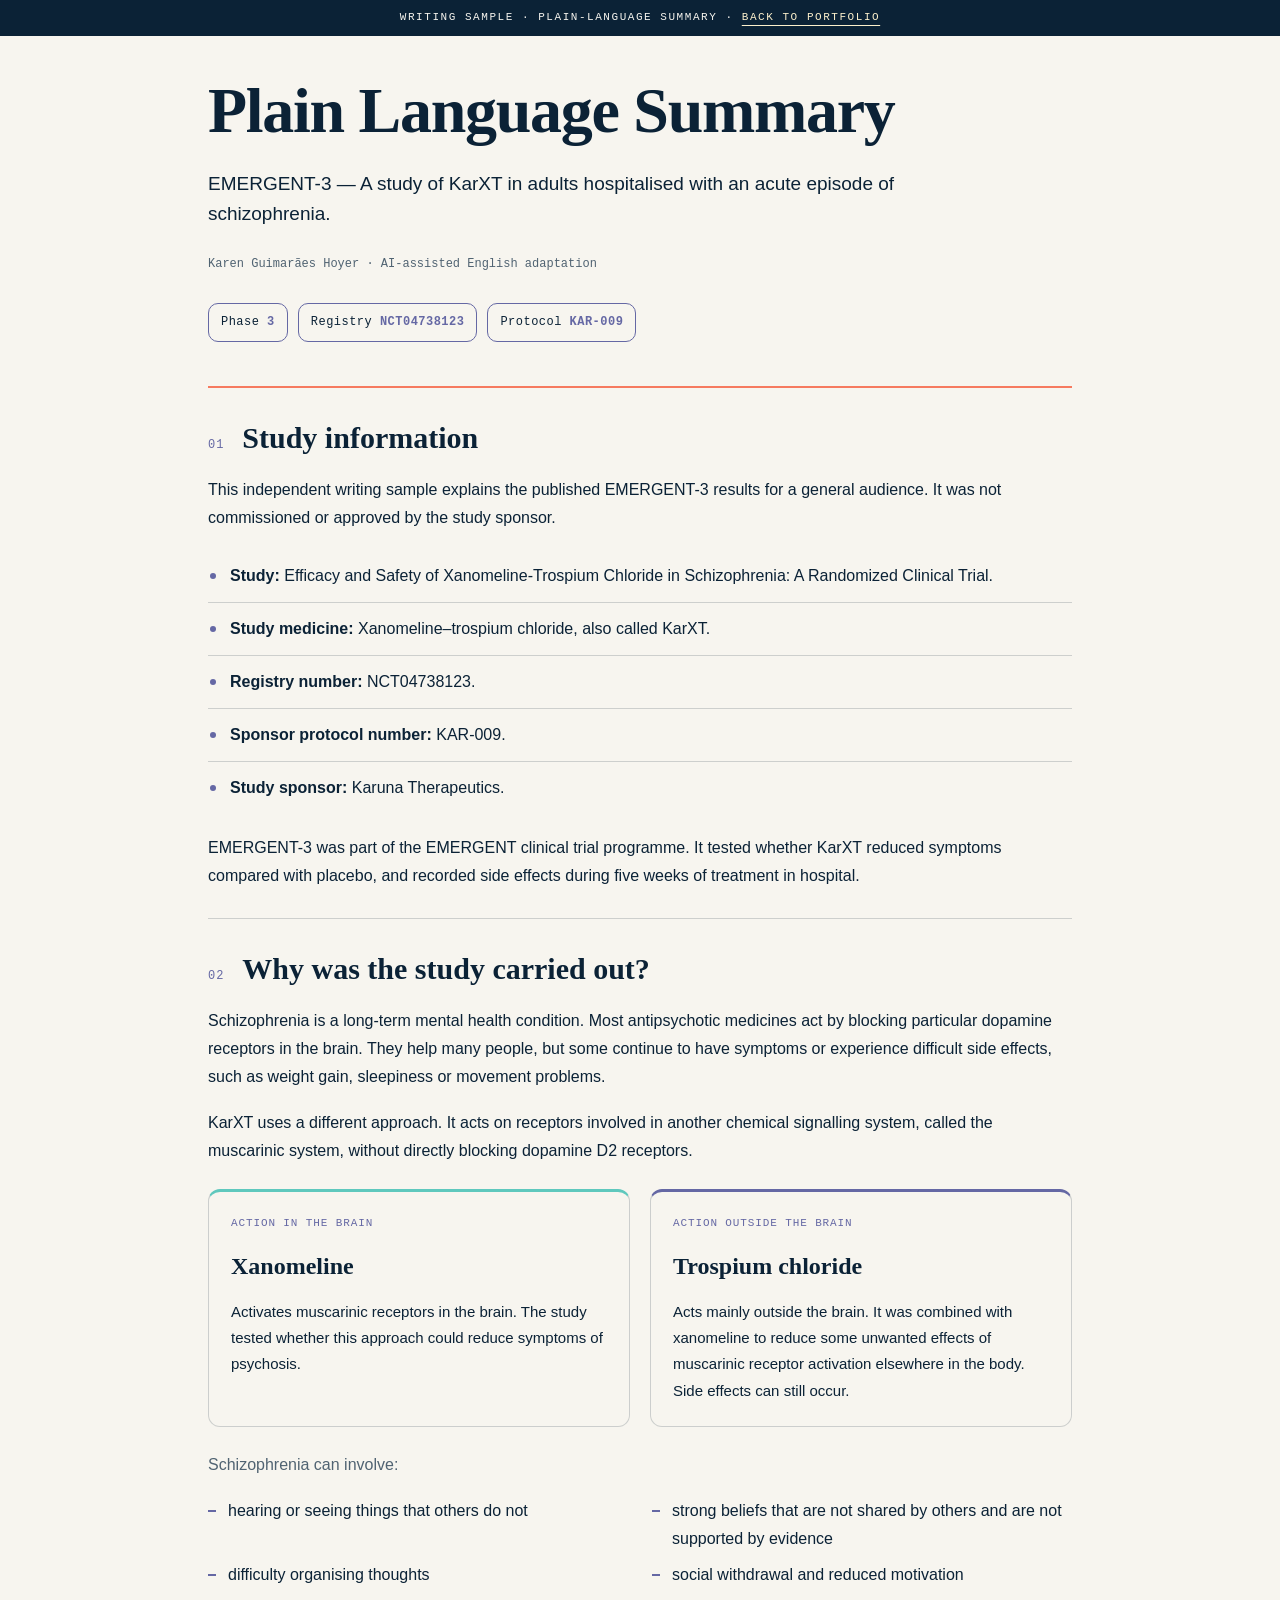
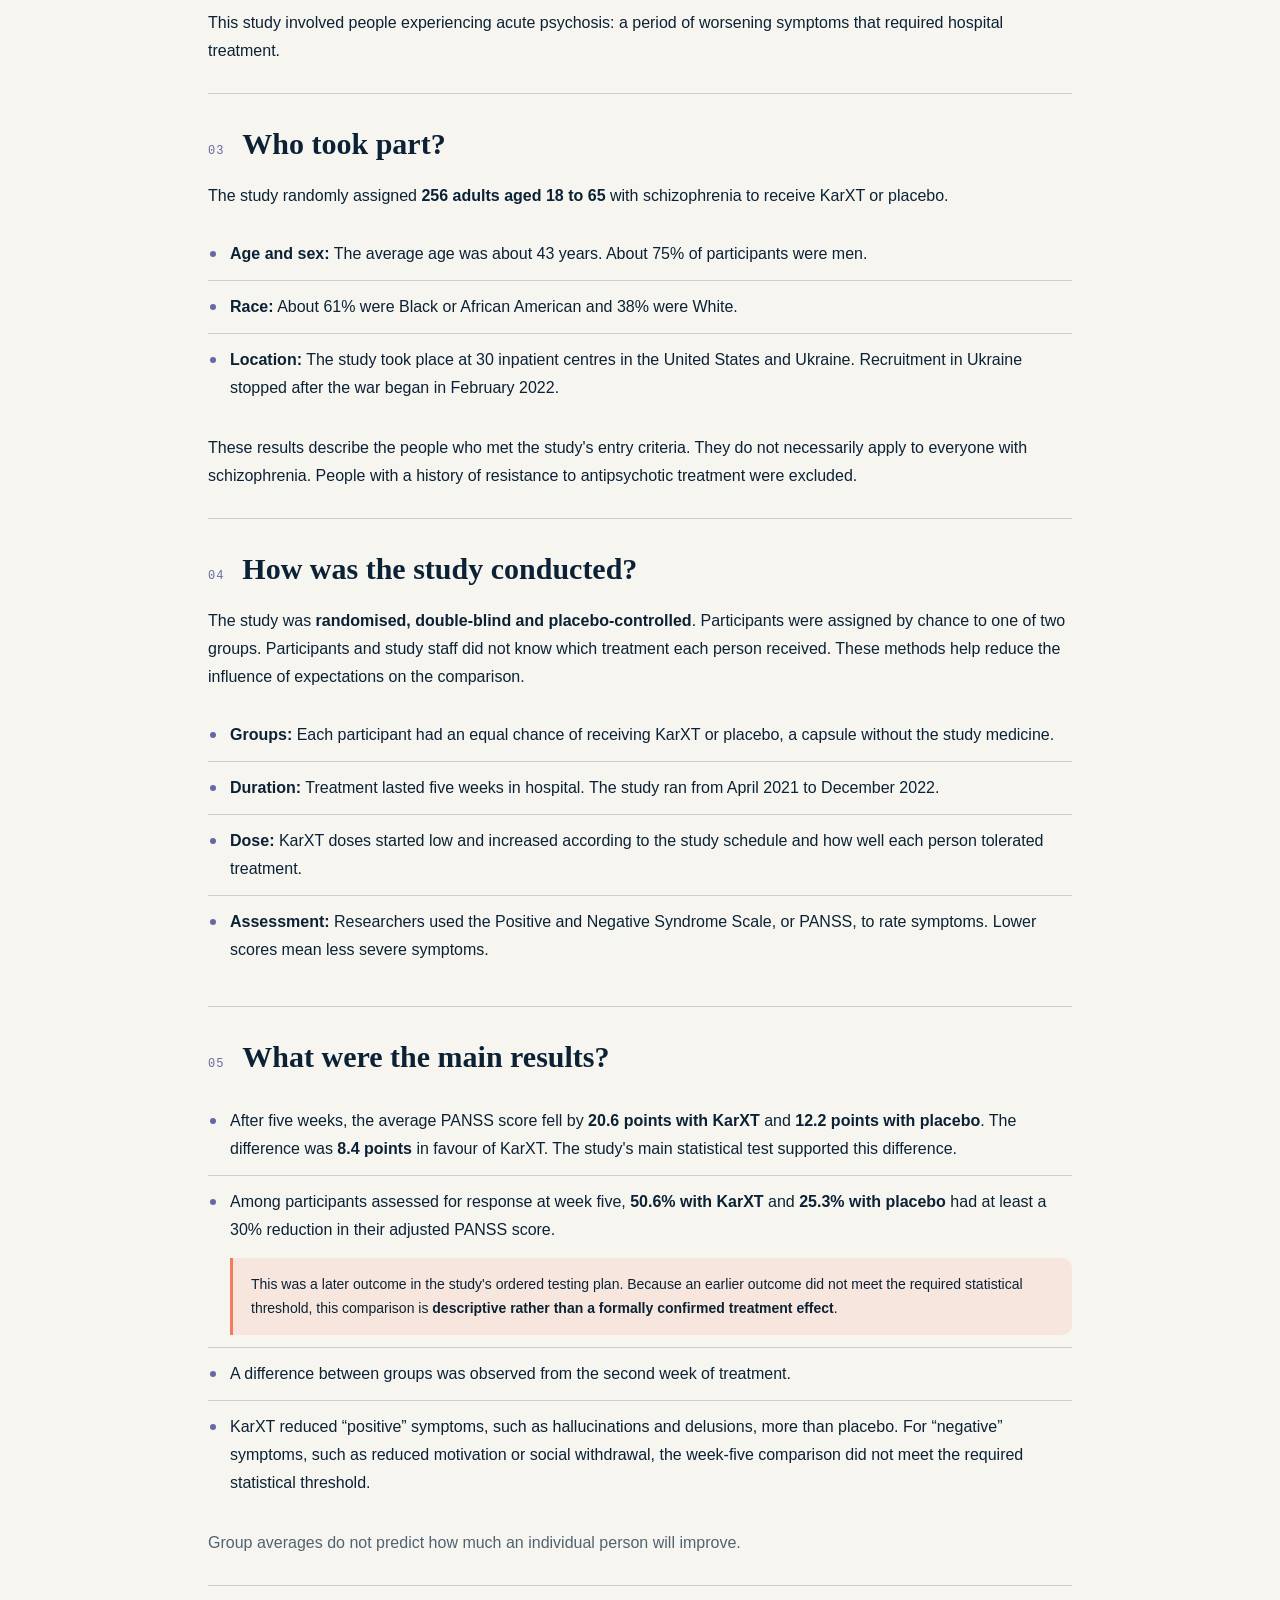
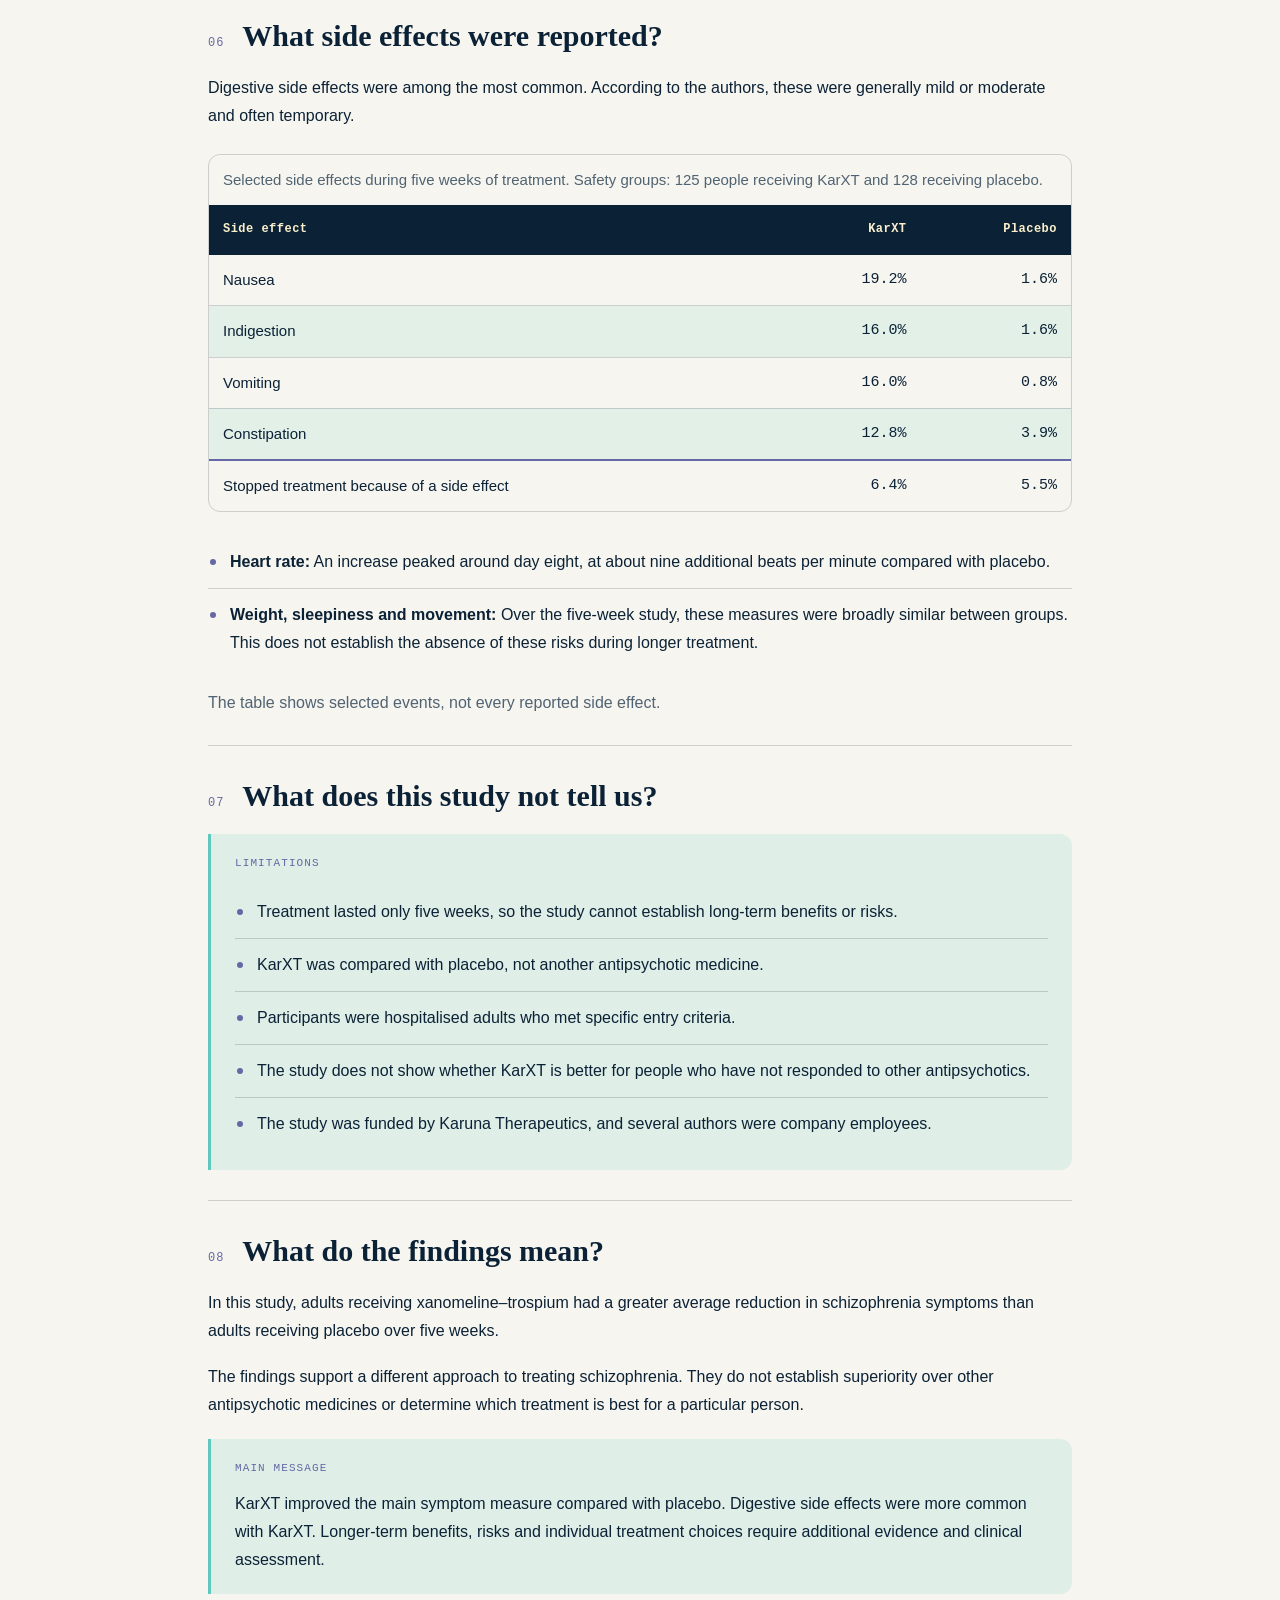
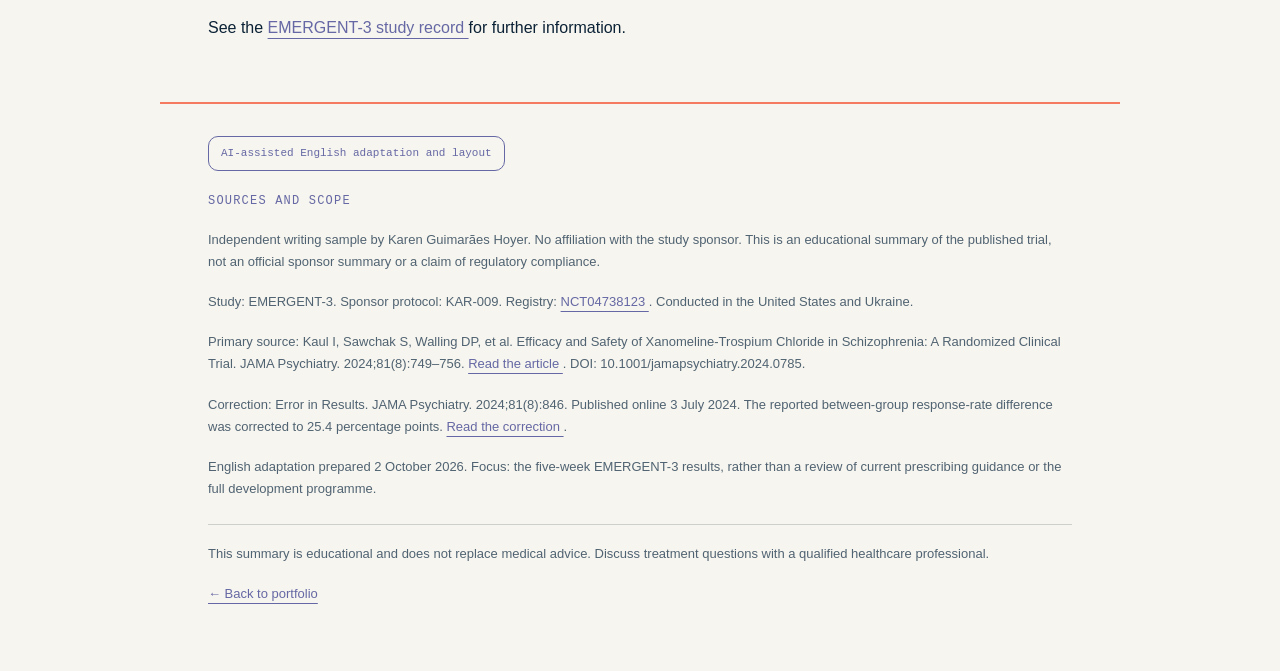
<file: portfolio/PLS_KarXT_EMERGENT-3_EN.html>
<!DOCTYPE html>
<html lang="en">
<head>
  <meta charset="UTF-8">
  <meta name="viewport" content="width=device-width, initial-scale=1.0">

  <title>Plain Language Summary — EMERGENT-3 (KarXT)</title>
<link rel="icon" type="image/png" href="/favicon-v8.png">
  <style>
    :root {
      --ink: #0b2236;
      --paper: #f7f5ef;
      --cream: #fcf0cc;
      --purple: #6568a4;
      --teal: #5fc8bd;
      --mint: #a5ded1;
      --coral: #f67a5f;
      --muted: #506372;
      --line: rgba(11, 34, 54, 0.18);
    }

    * {
      box-sizing: border-box;
    }

    html {
      -webkit-text-size-adjust: 100%;
    }

    body {
      margin: 0;
      background: var(--paper);
      color: var(--ink);
      font-family: Arial, Helvetica, sans-serif;
      font-size: 16px;
      line-height: 1.75;
    }

    .sheet {
      max-width: 960px;
      margin: 0 auto;
    }

    .masthead {
      padding: 40px 48px 44px;
    }

    .masthead-top {
      display: flex;
      align-items: center;
      padding-bottom: 24px;
      margin-bottom: 40px;
      border-bottom: 1px solid var(--line);
    }

    .mast-brand {
      font-family: "Courier New", Courier, monospace;
      font-size: 12px;
      letter-spacing: 0.08em;
      color: var(--muted);
      line-height: 1.7;
    }

    .mast-brand b {
      color: var(--ink);
    }

    .eyebrow,
    .byline,
    .chip,
    .sec-num,
    .tag,
    .note-k,
    .rf-k,
    .ai-badge {
      font-family: "Courier New", Courier, monospace;
    }

    .eyebrow {
      margin: 0 0 20px;
      color: var(--purple);
      font-size: 12px;
      letter-spacing: 0.12em;
      text-transform: uppercase;
    }

    h1 {
      margin: 0 0 24px;
      font-family: "Times New Roman", Times, serif;
      font-size: clamp(40px, 6vw, 64px);
      line-height: 1.08;
      letter-spacing: -0.02em;
    }

    .subtitle {
      max-width: 65ch;
      margin: 0 0 24px;
      font-size: 19px;
      line-height: 1.6;
    }

    .byline {
      margin: 0;
      color: var(--muted);
      font-size: 12px;
    }

    .metastrip {
      display: flex;
      flex-wrap: wrap;
      gap: 10px;
      margin-top: 28px;
    }

    .chip {
      padding: 8px 12px;
      border: 1px solid var(--purple);
      border-radius: 10px;
      font-size: 12px;
      letter-spacing: 0.04em;
    }

    .chip b {
      color: var(--purple);
    }

    .body {
      padding: 0 48px 32px;
    }

    section.block {
      padding: 32px 0 10px;
      border-top: 1px solid var(--line);
    }

    section.block:first-child {
      border-top: 2px solid var(--coral);
    }

    .sec-head {
      display: flex;
      align-items: baseline;
      gap: 18px;
      margin-bottom: 20px;
    }

    .sec-num {
      flex: none;
      color: var(--purple);
      font-size: 12px;
      letter-spacing: 0.08em;
    }

    h2 {
      margin: 0;
      font-family: "Times New Roman", Times, serif;
      font-size: 30px;
      line-height: 1.2;
    }

    p {
      margin: 0 0 18px;
    }

    .muted {
      color: var(--muted);
    }

    a {
      color: var(--purple);
      text-decoration: underline;
      text-underline-offset: 5px;
      overflow-wrap: anywhere;
      transition: color 0.2s ease;
    }

    a:hover {
      color: #286f69;
    }

    a:focus-visible {
      outline: 2px solid var(--purple);
      outline-offset: 5px;
    }

    ul {
      margin: 0 0 20px;
      padding: 0;
      list-style: none;
    }

    ul.facts li {
      position: relative;
      padding: 12px 0 12px 22px;
      border-bottom: 1px solid var(--line);
    }

    ul.facts li:last-child {
      border-bottom: 0;
    }

    ul.facts li::before {
      content: "";
      position: absolute;
      left: 2px;
      top: 23px;
      width: 6px;
      height: 6px;
      border-radius: 50%;
      background: var(--purple);
    }

    ul.symptoms {
      display: grid;
      grid-template-columns: repeat(2, minmax(0, 1fr));
      gap: 8px 24px;
    }

    ul.symptoms li {
      position: relative;
      padding-left: 20px;
    }

    ul.symptoms li::before {
      content: "";
      position: absolute;
      left: 0;
      top: 13px;
      width: 8px;
      height: 2px;
      background: var(--purple);
    }

    .mech {
      display: grid;
      grid-template-columns: repeat(2, minmax(0, 1fr));
      gap: 20px;
      margin: 24px 0;
    }

    .mech .cell {
      padding: 22px;
      border: 1px solid var(--line);
      border-radius: 12px;
    }

    .mech .brain {
      border-top: 3px solid var(--teal);
    }

    .mech .peripheral {
      border-top: 3px solid var(--purple);
    }

    .mech .tag {
      margin-bottom: 12px;
      color: var(--purple);
      font-size: 11px;
      letter-spacing: 0.08em;
      text-transform: uppercase;
    }

    .mech h3 {
      margin: 0 0 12px;
      font-family: "Times New Roman", Times, serif;
      font-size: 24px;
    }

    .mech p {
      margin: 0;
      font-size: 15px;
    }

    .tbl-wrap {
      margin: 24px 0;
      border: 1px solid var(--line);
      border-radius: 12px;
      overflow-x: auto;
    }

    table {
      width: 100%;
      min-width: 360px;
      border-collapse: collapse;
      font-size: 15px;
    }

    caption {
      padding: 12px 14px;
      caption-side: top;
      text-align: left;
      color: var(--muted);
    }

    thead th {
      padding: 14px;
      background: var(--ink);
      color: var(--cream);
      font-family: "Courier New", Courier, monospace;
      font-size: 12px;
      letter-spacing: 0.04em;
      text-align: right;
    }

    thead th:first-child {
      text-align: left;
    }

    tbody td {
      padding: 12px 14px;
      border-top: 1px solid var(--line);
      font-family: "Courier New", Courier, monospace;
      font-variant-numeric: tabular-nums;
      text-align: right;
    }

    tbody td:first-child {
      font-family: Arial, Helvetica, sans-serif;
      text-align: left;
    }

    tbody tr:nth-child(even) {
      background: rgba(165, 222, 209, 0.25);
    }

    tbody tr.discont td {
      border-top: 2px solid var(--purple);
    }

    .note {
      margin: 20px 0;
      padding: 20px 24px;
      border-left: 3px solid var(--teal);
      border-radius: 0 12px 12px 0;
      background: rgba(165, 222, 209, 0.3);
    }

    .note-k {
      margin-bottom: 12px;
      color: var(--purple);
      font-size: 11px;
      letter-spacing: 0.1em;
      text-transform: uppercase;
    }

    .note p,
    .note ul {
      margin: 0;
    }

    .caveat {
      margin: 14px 0 0;
      padding: 14px 18px;
      border-left: 3px solid var(--coral);
      border-radius: 0 10px 10px 0;
      background: rgba(246, 122, 95, 0.12);
      font-size: 14px;
    }

    .regfooter {
      padding: 32px 48px 48px;
      border-top: 2px solid var(--coral);
      color: var(--muted);
      font-size: 13px;
      line-height: 1.7;
    }

    .rf-k {
      color: var(--purple);
      font-size: 12px;
      letter-spacing: 0.1em;
      text-transform: uppercase;
    }

    .ai-badge {
      display: inline-block;
      margin-bottom: 20px;
      padding: 7px 12px;
      border: 1px solid var(--purple);
      border-radius: 10px;
      color: var(--purple);
      font-size: 11px;
    }

    .disclaim {
      margin-top: 24px;
      padding-top: 18px;
      border-top: 1px solid var(--line);
    }

    @media (max-width: 620px) {
      .masthead {
        padding: 28px 24px 32px;
      }

      .masthead-top {
        margin-bottom: 28px;
      }

      .body {
        padding: 0 24px 24px;
      }

      .regfooter {
        padding: 28px 24px 36px;
      }

      .subtitle {
        font-size: 17px;
      }

      h2 {
        font-size: 26px;
      }

      .mech,
      ul.symptoms {
        grid-template-columns: 1fr;
      }

      .sec-head {
        gap: 12px;
      }

      .note {
        padding: 18px;
      }
    }

    @media print {
      body {
        background: #fff;
      }

      .sheet {
        max-width: none;
      }

      .masthead {
        padding-top: 20px;
      }

      thead th,
      .note,
      .caveat {
        -webkit-print-color-adjust: exact;
        print-color-adjust: exact;
      }

      .sec-head {
        break-after: avoid;
      }

      tr,
      .mech .cell {
        break-inside: avoid;
      }
    }

.sample-bar {
  box-sizing: border-box;
  margin: 0;
  padding: 9px 14px;
  background: #0b2236;
  color: #f7f5ef;
  font-family: "Courier New", Courier, monospace;
  font-size: 11px;
  font-weight: normal;
  line-height: 1.62;
  letter-spacing: 0.14em;
  text-transform: uppercase;
  text-align: center;
}

.sample-bar a {
  color: #fcf0cc;
}

.sample-bar a:hover {
  color: #5fc8bd;
}

.sample-bar a:focus-visible {
  outline: 2px solid #5fc8bd;
  outline-offset: 4px;
}

@media print {
  .sample-bar {
    display: none;
  }
}
    
  </style>
</head>

<body>
  <div class="sample-bar">
    Writing sample · plain-language summary ·
    <a href="/portfolio/#communication">back to portfolio</a>
  </div>

  <main class="sheet">

    <header class="masthead">
      <h1>Plain Language Summary</h1>
      <p class="subtitle">
        EMERGENT-3 — A study of KarXT in adults hospitalised
        with an acute episode of schizophrenia.
      </p>

      <p class="byline">
        Karen Guimarães Hoyer · AI-assisted English adaptation
      </p>

      <div class="metastrip">
        <span class="chip">Phase <b>3</b></span>
        <span class="chip">Registry <b>NCT04738123</b></span>
        <span class="chip">Protocol <b>KAR-009</b></span>
      </div>
    </header>

    <div class="body">

      <section class="block">
        <div class="sec-head">
          <span class="sec-num">01</span>
          <h2>Study information</h2>
        </div>

        <p>
          This independent writing sample explains the published
          EMERGENT-3 results for a general audience. It was not
          commissioned or approved by the study sponsor.
        </p>

        <ul class="facts">
          <li>
            <b>Study:</b> Efficacy and Safety of
            Xanomeline-Trospium Chloride in Schizophrenia:
            A Randomized Clinical Trial.
          </li>
          <li>
            <b>Study medicine:</b> Xanomeline–trospium chloride,
            also called KarXT.
          </li>
          <li><b>Registry number:</b> NCT04738123.</li>
          <li><b>Sponsor protocol number:</b> KAR-009.</li>
          <li><b>Study sponsor:</b> Karuna Therapeutics.</li>
        </ul>

        <p>
          EMERGENT-3 was part of the EMERGENT clinical trial
          programme. It tested whether KarXT reduced symptoms
          compared with placebo, and recorded side effects
          during five weeks of treatment in hospital.
        </p>
      </section>

      <section class="block">
        <div class="sec-head">
          <span class="sec-num">02</span>
          <h2>Why was the study carried out?</h2>
        </div>

        <p>
          Schizophrenia is a long-term mental health condition.
          Most antipsychotic medicines act by blocking particular
          dopamine receptors in the brain. They help many people,
          but some continue to have symptoms or experience
          difficult side effects, such as weight gain, sleepiness
          or movement problems.
        </p>

        <p>
          KarXT uses a different approach. It acts on receptors
          involved in another chemical signalling system, called
          the muscarinic system, without directly blocking
          dopamine D2 receptors.
        </p>

        <div class="mech">
          <div class="cell brain">
            <div class="tag">Action in the brain</div>
            <h3>Xanomeline</h3>
            <p>
              Activates muscarinic receptors in the brain.
              The study tested whether this approach could
              reduce symptoms of psychosis.
            </p>
          </div>

          <div class="cell peripheral">
            <div class="tag">Action outside the brain</div>
            <h3>Trospium chloride</h3>
            <p>
              Acts mainly outside the brain. It was combined
              with xanomeline to reduce some unwanted effects
              of muscarinic receptor activation elsewhere in
              the body. Side effects can still occur.
            </p>
          </div>
        </div>

        <p class="muted">Schizophrenia can involve:</p>

        <ul class="symptoms">
          <li>hearing or seeing things that others do not</li>
          <li>
            strong beliefs that are not shared by others
            and are not supported by evidence
          </li>
          <li>difficulty organising thoughts</li>
          <li>social withdrawal and reduced motivation</li>
        </ul>

        <p>
          This study involved people experiencing acute psychosis:
          a period of worsening symptoms that required hospital
          treatment.
        </p>
      </section>

      <section class="block">
        <div class="sec-head">
          <span class="sec-num">03</span>
          <h2>Who took part?</h2>
        </div>

        <p>
          The study randomly assigned
          <strong>256 adults aged 18 to 65</strong>
          with schizophrenia to receive KarXT or placebo.
        </p>

        <ul class="facts">
          <li>
            <b>Age and sex:</b> The average age was about
            43 years. About 75% of participants were men.
          </li>
          <li>
            <b>Race:</b> About 61% were Black or African American
            and 38% were White.
          </li>
          <li>
            <b>Location:</b> The study took place at 30 inpatient
            centres in the United States and Ukraine.
            Recruitment in Ukraine stopped after the war
            began in February 2022.
          </li>
        </ul>

        <p>
          These results describe the people who met the study's
          entry criteria. They do not necessarily apply to everyone
          with schizophrenia. People with a history of resistance
          to antipsychotic treatment were excluded.
        </p>
      </section>

      <section class="block">
        <div class="sec-head">
          <span class="sec-num">04</span>
          <h2>How was the study conducted?</h2>
        </div>

        <p>
          The study was
          <strong>randomised, double-blind and placebo-controlled</strong>.
          Participants were assigned by chance to one of two
          groups. Participants and study staff did not know which
          treatment each person received. These methods help
          reduce the influence of expectations on the comparison.
        </p>

        <ul class="facts">
          <li>
            <b>Groups:</b> Each participant had an equal chance
            of receiving KarXT or placebo, a capsule without
            the study medicine.
          </li>
          <li>
            <b>Duration:</b> Treatment lasted five weeks in hospital.
            The study ran from April 2021 to December 2022.
          </li>
          <li>
            <b>Dose:</b> KarXT doses started low and increased
            according to the study schedule and how well
            each person tolerated treatment.
          </li>
          <li>
            <b>Assessment:</b> Researchers used the Positive
            and Negative Syndrome Scale, or PANSS, to rate
            symptoms. Lower scores mean less severe symptoms.
          </li>
        </ul>
      </section>

      <section class="block">
        <div class="sec-head">
          <span class="sec-num">05</span>
          <h2>What were the main results?</h2>
        </div>

        <ul class="facts">
          <li>
            After five weeks, the average PANSS score fell by
            <b>20.6 points with KarXT</b> and
            <b>12.2 points with placebo</b>.
            The difference was <b>8.4 points</b> in favour
            of KarXT. The study's main statistical test
            supported this difference.
          </li>

          <li>
            Among participants assessed for response at week
            five, <b>50.6% with KarXT</b> and
            <b>25.3% with placebo</b> had at least a 30%
            reduction in their adjusted PANSS score.

            <div class="caveat">
              This was a later outcome in the study's ordered
              testing plan. Because an earlier outcome did not
              meet the required statistical threshold, this
              comparison is <b>descriptive rather than a
              formally confirmed treatment effect</b>.
            </div>
          </li>

          <li>
            A difference between groups was observed
            from the second week of treatment.
          </li>

          <li>
            KarXT reduced “positive” symptoms, such as
            hallucinations and delusions, more than placebo.
            For “negative” symptoms, such as reduced motivation
            or social withdrawal, the week-five comparison
            did not meet the required statistical threshold.
          </li>
        </ul>

        <p class="muted">
          Group averages do not predict how much an individual
          person will improve.
        </p>
      </section>

      <section class="block">
        <div class="sec-head">
          <span class="sec-num">06</span>
          <h2>What side effects were reported?</h2>
        </div>

        <p>
          Digestive side effects were among the most common.
          According to the authors, these were generally mild
          or moderate and often temporary.
        </p>

        <div class="tbl-wrap">
          <table>
            <caption>
              Selected side effects during five weeks of treatment.
              Safety groups: 125 people receiving KarXT and
              128 receiving placebo.
            </caption>

            <thead>
              <tr>
                <th scope="col">Side effect</th>
                <th scope="col">KarXT</th>
                <th scope="col">Placebo</th>
              </tr>
            </thead>

            <tbody>
              <tr>
                <td>Nausea</td>
                <td>19.2%</td>
                <td>1.6%</td>
              </tr>
              <tr>
                <td>Indigestion</td>
                <td>16.0%</td>
                <td>1.6%</td>
              </tr>
              <tr>
                <td>Vomiting</td>
                <td>16.0%</td>
                <td>0.8%</td>
              </tr>
              <tr>
                <td>Constipation</td>
                <td>12.8%</td>
                <td>3.9%</td>
              </tr>
              <tr class="discont">
                <td>Stopped treatment because of a side effect</td>
                <td>6.4%</td>
                <td>5.5%</td>
              </tr>
            </tbody>
          </table>
        </div>

        <ul class="facts">
          <li>
            <b>Heart rate:</b> An increase peaked around day
            eight, at about nine additional beats per minute
            compared with placebo.
          </li>
          <li>
            <b>Weight, sleepiness and movement:</b> Over the
            five-week study, these measures were broadly similar
            between groups. This does not establish the absence
            of these risks during longer treatment.
          </li>
        </ul>

        <p class="muted">
          The table shows selected events, not every reported
          side effect.
        </p>
      </section>

      <section class="block">
        <div class="sec-head">
          <span class="sec-num">07</span>
          <h2>What does this study not tell us?</h2>
        </div>

        <div class="note">
          <div class="note-k">Limitations</div>

          <ul class="facts">
            <li>
              Treatment lasted only five weeks, so the study
              cannot establish long-term benefits or risks.
            </li>
            <li>
              KarXT was compared with placebo, not another
              antipsychotic medicine.
            </li>
            <li>
              Participants were hospitalised adults who met
              specific entry criteria.
            </li>
            <li>
              The study does not show whether KarXT is better
              for people who have not responded to other
              antipsychotics.
            </li>
            <li>
              The study was funded by Karuna Therapeutics,
              and several authors were company employees.
            </li>
          </ul>
        </div>
      </section>

      <section class="block">
        <div class="sec-head">
          <span class="sec-num">08</span>
          <h2>What do the findings mean?</h2>
        </div>

        <p>
          In this study, adults receiving xanomeline–trospium
          had a greater average reduction in schizophrenia
          symptoms than adults receiving placebo over five weeks.
        </p>

        <p>
          The findings support a different approach to treating
          schizophrenia. They do not establish superiority over
          other antipsychotic medicines or determine which
          treatment is best for a particular person.
        </p>

        <div class="note">
          <div class="note-k">Main message</div>
          <p>
            KarXT improved the main symptom measure compared
            with placebo. Digestive side effects were more common
            with KarXT. Longer-term benefits, risks and individual
            treatment choices require additional evidence
            and clinical assessment.
          </p>
        </div>

        <p>
          See the
          <a href="https://clinicaltrials.gov/study/NCT04738123">
            EMERGENT-3 study record
          </a>
          for further information.
        </p>
      </section>

    </div>

    <footer class="regfooter">
      <span class="ai-badge">
        AI-assisted English adaptation and layout
      </span>

      <p class="rf-k">Sources and scope</p>

      <p>
        Independent writing sample by Karen Guimarães Hoyer.
        No affiliation with the study sponsor. This is an
        educational summary of the published trial, not an
        official sponsor summary or a claim of regulatory compliance.
      </p>

      <p>
        Study: EMERGENT-3. Sponsor protocol: KAR-009.
        Registry:
        <a href="https://clinicaltrials.gov/study/NCT04738123">
          NCT04738123
        </a>.
        Conducted in the United States and Ukraine.
      </p>

      <p>
        Primary source: Kaul I, Sawchak S, Walling DP, et al.
        Efficacy and Safety of Xanomeline-Trospium Chloride in
        Schizophrenia: A Randomized Clinical Trial.
        JAMA Psychiatry. 2024;81(8):749–756.
        <a href="https://jamanetwork.com/journals/jamapsychiatry/fullarticle/2818047">
          Read the article
        </a>.
        DOI: 10.1001/jamapsychiatry.2024.0785.
      </p>

      <p>
        Correction: Error in Results.
        JAMA Psychiatry. 2024;81(8):846.
        Published online 3 July 2024.
        The reported between-group response-rate difference
        was corrected to 25.4 percentage points.
        <a href="https://jamanetwork.com/journals/jamapsychiatry/fullarticle/2820775">
          Read the correction
        </a>.
      </p>

      <p>
        English adaptation prepared 2 October 2026.
        Focus: the five-week EMERGENT-3 results, rather than
        a review of current prescribing guidance or the full
        development programme.
      </p>

      <p class="disclaim">
        This summary is educational and does not replace medical
        advice. Discuss treatment questions with a qualified
        healthcare professional.
      </p>

      <p>
        <a href="/portfolio/">← Back to portfolio</a>
      </p>
    </footer>

  </main>
</body>
</html>
</file>
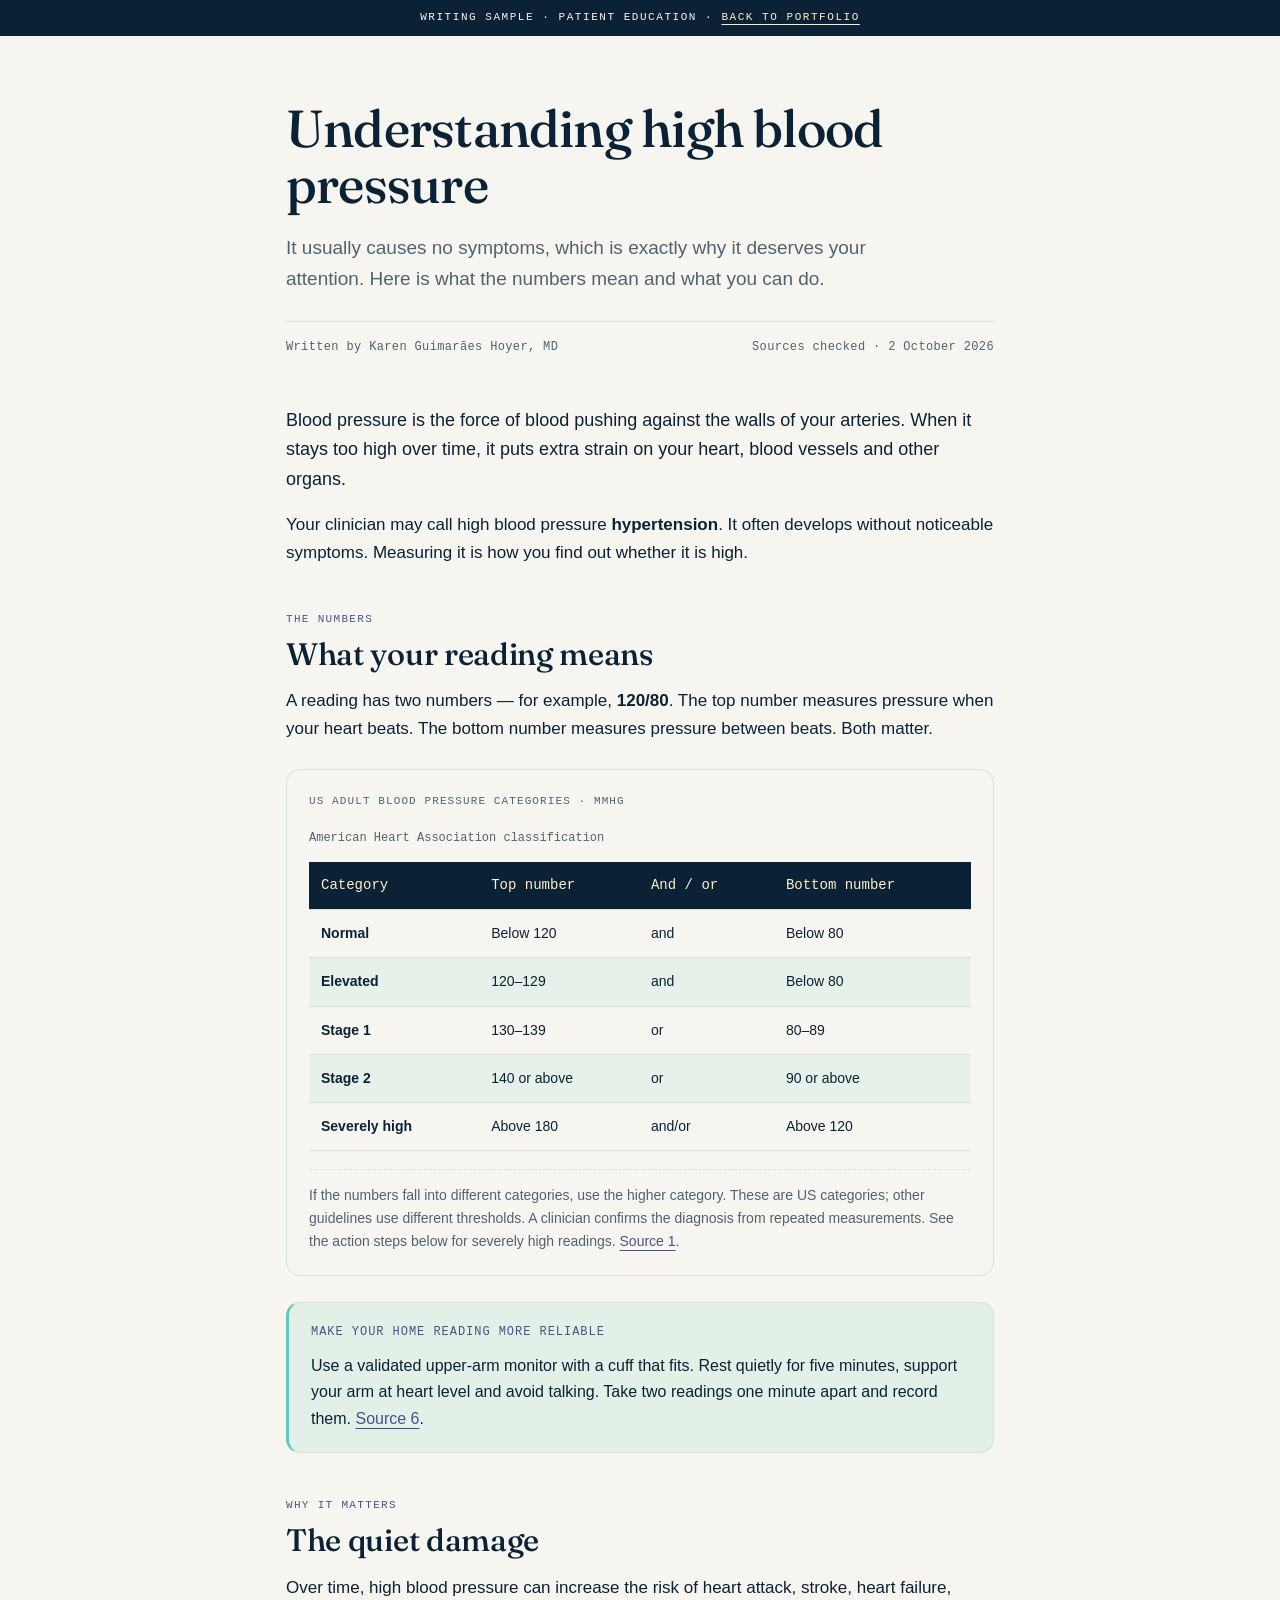
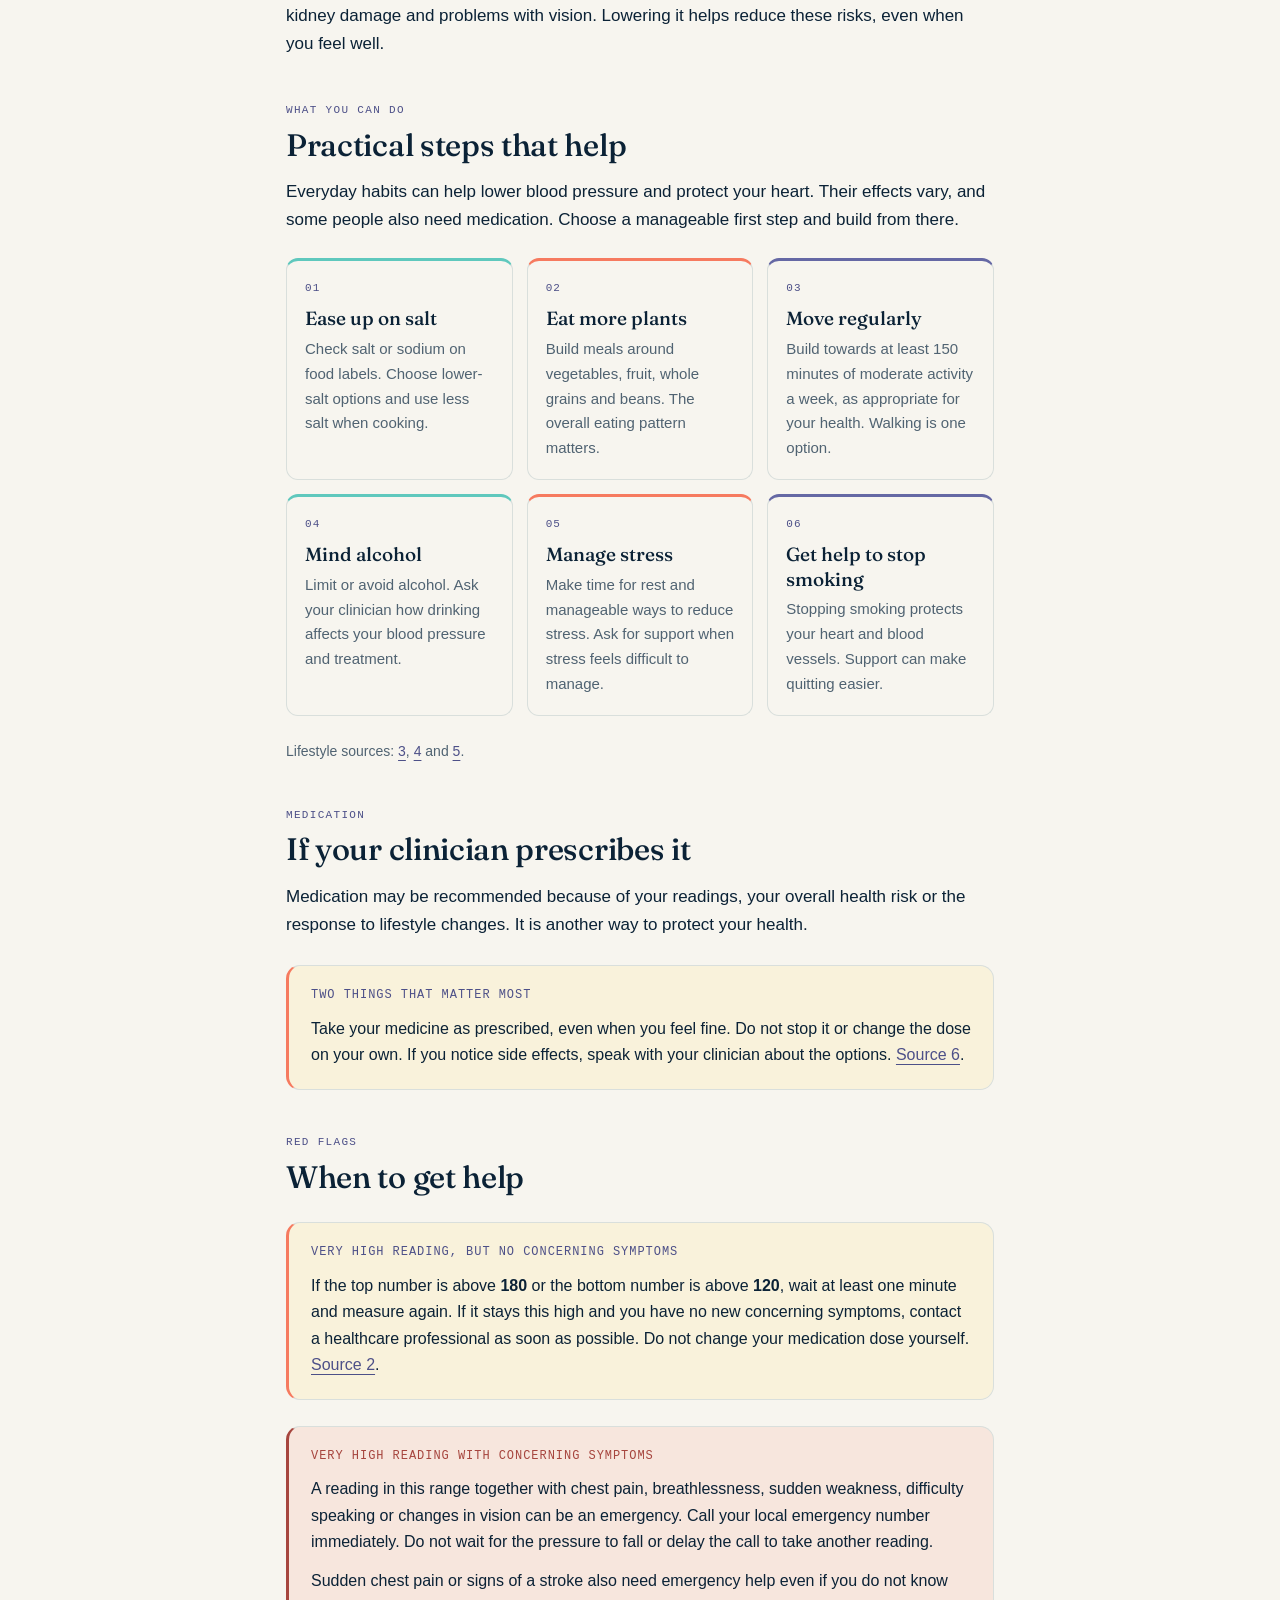
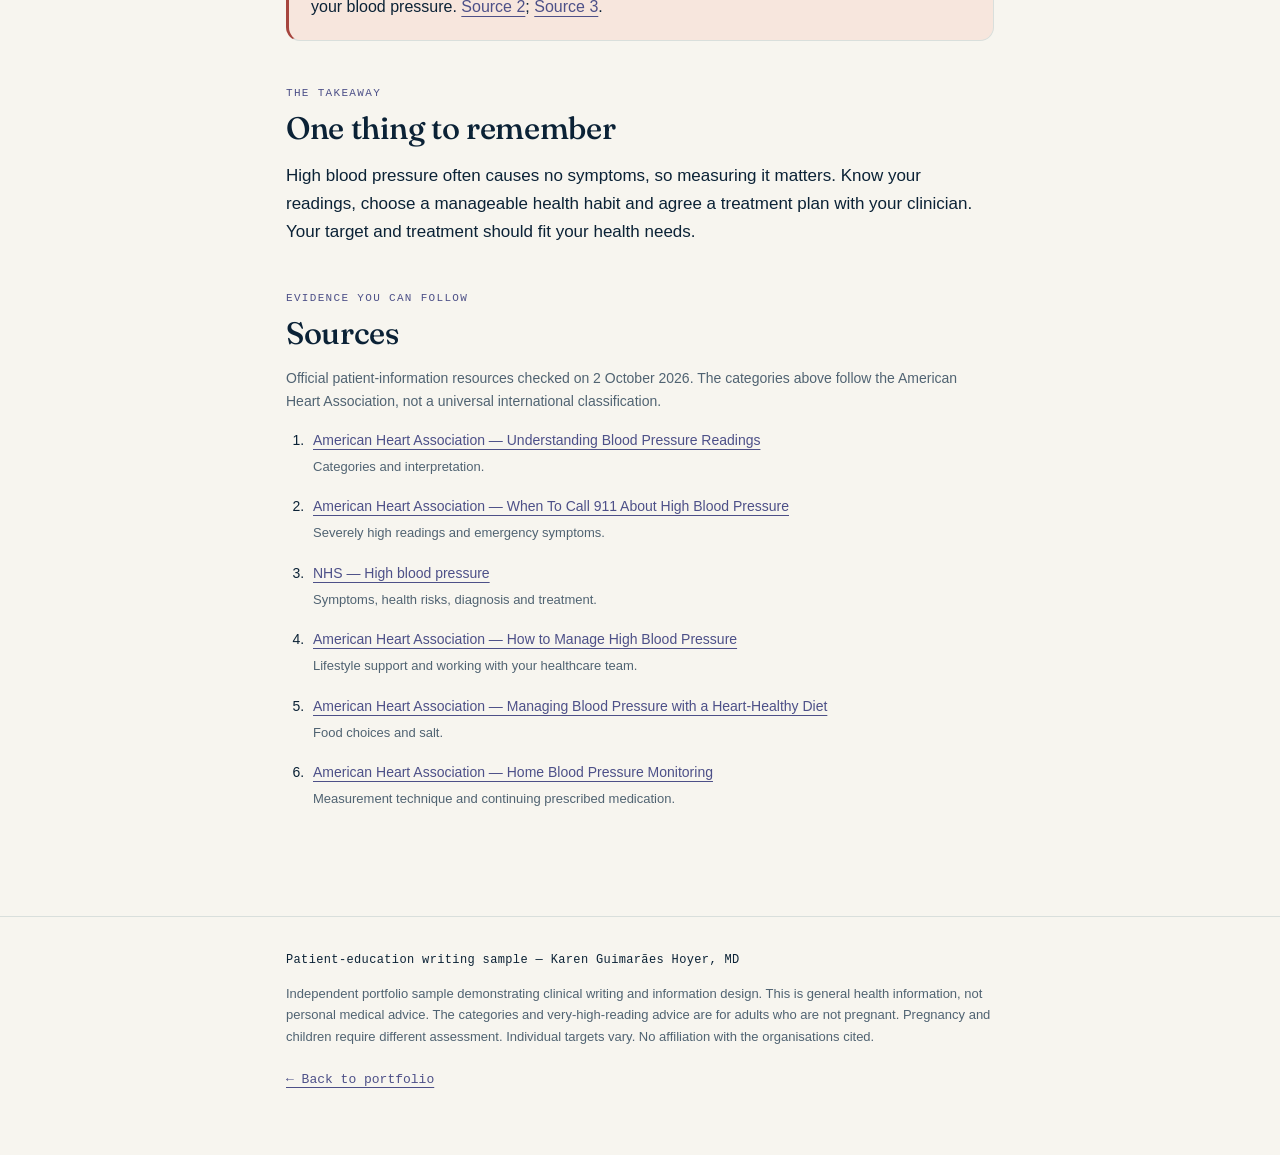
<file: portfolio/sample-hypertension.html>
<!DOCTYPE html>
<html lang="en">
<head>
  <meta charset="UTF-8">
  <meta name="viewport" content="width=device-width, initial-scale=1.0">

  <title>Understanding High Blood Pressure — KG Hoyer</title>

  <meta name="description"
        content="An independent patient-education sample explaining blood pressure, practical steps and when to seek help.">

  <link rel="icon" type="image/png" href="/favicon-v8.png">

  <link rel="preconnect" href="https://fonts.googleapis.com">
  <link rel="preconnect"
        href="https://fonts.gstatic.com" crossorigin>

  <link href="https://fonts.googleapis.com/css2?family=Fraunces:opsz,wght@9..144,400;9..144,500;9..144,600&display=swap"
        rel="stylesheet">

  <style>
    :root {
      --paper: #f7f5ef;
      --cream: #fcf0cc;
      --ink: #0b2236;
      --muted: #506372;
      --purple: #6568a4;
      --purple-text: #4d5088;
      --teal: #5fc8bd;
      --mint: #a5ded1;
      --coral: #f67a5f;
      --red: #a6453e;
      --line: #d9dfdc;
      --radius: 14px;
    }

    * {
      box-sizing: border-box;
      margin: 0;
      padding: 0;
    }

    body {
      background: var(--paper);
      color: var(--ink);
      font-family: Arial, Helvetica, sans-serif;
      line-height: 1.65;
      -webkit-font-smoothing: antialiased;
    }

    .wrap {
      max-width: 760px;
      margin: 0 auto;
      padding: 0 26px;
    }

    a {
      color: var(--purple-text);
      text-underline-offset: 4px;
      overflow-wrap: anywhere;
    }

    a:hover {
      color: #286f69;
    }

    a:focus-visible {
      outline: 2px solid var(--purple);
      outline-offset: 4px;
    }

    .eyebrow,
    .sample-bar,
    .byline,
    .lab,
    .cap,
    .lever .n,
    .callout .label,
    .sig,
    .back {
      font-family: "Courier New", Courier, monospace;
    }

    /* TOP BANNER */

    .sample-bar {
      padding: 10px 16px;
      background: var(--ink);
      color: var(--paper);
      font-size: 11px;
      letter-spacing: 0.1em;
      text-transform: uppercase;
      text-align: center;
    }

    .sample-bar a {
      color: var(--cream);
    }

    .sample-bar a:hover {
      color: var(--teal);
    }

    /* COMPACT HEADER */

    header.head {
      padding: 64px 0 30px;
    }

    .eyebrow {
      display: block;
      margin-bottom: 20px;
      color: var(--purple-text);
      font-size: 12px;
      letter-spacing: 0.14em;
      text-transform: uppercase;
    }

    h1,
    h2,
    .lever h3 {
      font-family: "Fraunces", "Times New Roman", serif;
      font-weight: 500;
    }

    h1 {
      max-width: 18ch;
      font-size: clamp(34px, 6vw, 52px);
      line-height: 1.08;
      letter-spacing: -0.015em;
    }

    .standfirst {
      max-width: 56ch;
      margin-top: 20px;
      color: var(--muted);
      font-size: clamp(17px, 2vw, 19px);
    }

    .byline {
      display: flex;
      justify-content: space-between;
      flex-wrap: wrap;
      gap: 8px;
      margin-top: 26px;
      padding-top: 16px;
      border-top: 1px solid var(--line);
      color: var(--muted);
      font-size: 12px;
      letter-spacing: 0.03em;
    }

    /* READING */

    main {
      padding: 18px 0 40px;
    }

    h2 {
      margin: 46px 0 14px;
      font-size: clamp(24px, 3vw, 31px);
      line-height: 1.25;
      letter-spacing: -0.01em;
    }

    .lab {
      display: block;
      margin-bottom: 8px;
      color: var(--purple-text);
      font-size: 11px;
      letter-spacing: 0.12em;
      text-transform: uppercase;
    }

    p {
      margin-bottom: 16px;
      font-size: 17px;
    }

    .lead-p {
      font-size: 18px;
    }

    strong {
      font-weight: 700;
    }

    /* BLOOD PRESSURE TABLE */

    .scale {
      margin: 26px 0;
      padding: 22px;
      border: 1px solid var(--line);
      border-radius: var(--radius);
      background: var(--paper);
    }

    .cap {
      margin-bottom: 18px;
      color: var(--muted);
      font-size: 11px;
      letter-spacing: 0.1em;
      text-transform: uppercase;
    }

    .table-scroll {
      overflow-x: auto;
    }

    table {
      width: 100%;
      min-width: 540px;
      border-collapse: collapse;
      font-size: 14px;
    }

    caption {
      margin-bottom: 14px;
      color: var(--muted);
      font-family: "Courier New", Courier, monospace;
      font-size: 12px;
      text-align: left;
    }

    th,
    td {
      padding: 12px;
      border-bottom: 1px solid var(--line);
      text-align: left;
      vertical-align: top;
    }

    thead th {
      background: var(--ink);
      color: var(--cream);
      font-family: "Courier New", Courier, monospace;
      font-weight: normal;
    }

    tbody th {
      font-weight: 600;
    }

    tbody tr:nth-child(even) {
      background: rgba(165, 222, 209, 0.2);
    }

    .scale .note {
      margin: 18px 0 0;
      padding-top: 14px;
      border-top: 1px dashed var(--line);
      color: var(--muted);
      font-size: 14px;
    }

    /* ACTION CARDS */

    .levers {
      display: grid;
      grid-template-columns:
        repeat(auto-fit, minmax(220px, 1fr));
      gap: 14px;
      margin: 24px 0;
    }

    .lever {
      padding: 18px;
      border: 1px solid var(--line);
      border-top: 3px solid var(--teal);
      border-radius: 12px;
      background: var(--paper);
    }

    .lever:nth-child(3n + 2) {
      border-top-color: var(--coral);
    }

    .lever:nth-child(3n) {
      border-top-color: var(--purple);
    }

    .lever .n {
      display: block;
      margin-bottom: 9px;
      color: var(--purple-text);
      font-size: 11px;
      letter-spacing: 0.1em;
    }

    .lever h3 {
      margin-bottom: 6px;
      font-size: 19px;
      line-height: 1.3;
    }

    .lever p {
      margin-bottom: 0;
      color: var(--muted);
      font-size: 15px;
    }

    /* CALLOUTS */

    .callout {
      margin: 26px 0;
      padding: 20px 22px;
      border: 1px solid var(--line);
      border-radius: var(--radius);
    }

    .callout .label {
      margin-bottom: 10px;
      font-size: 12px;
      letter-spacing: 0.08em;
      text-transform: uppercase;
    }

    .callout p {
      margin-bottom: 0;
      font-size: 16px;
    }

    .callout p + p {
      margin-top: 12px;
    }

    .c-mint {
      border-left: 3px solid var(--teal);
      background: rgba(165, 222, 209, 0.25);
    }

    .c-cream {
      border-left: 3px solid var(--coral);
      background: rgba(252, 240, 204, 0.55);
    }

    .c-mint .label,
    .c-cream .label {
      color: var(--purple-text);
    }

    .c-red {
      border-left: 3px solid var(--red);
      background: rgba(246, 122, 95, 0.12);
    }

    .c-red .label {
      color: var(--red);
    }

    /* SOURCES */

    .source-note {
      color: var(--muted);
      font-size: 14px;
    }

    .sources ol {
      padding-left: 22px;
    }

    .sources li {
      margin-bottom: 18px;
      padding-left: 5px;
      font-size: 14px;
      scroll-margin-top: 24px;
    }

    .sources small {
      display: block;
      margin-top: 4px;
      color: var(--muted);
      font-size: 13px;
    }

    /* FOOTER */

    footer {
      margin-top: 48px;
      padding: 34px 0 64px;
      border-top: 1px solid var(--line);
    }

    footer p {
      margin-bottom: 12px;
      color: var(--muted);
      font-size: 13px;
    }

    footer .sig {
      color: var(--ink);
      font-size: 12px;
      letter-spacing: 0.03em;
    }

    .back {
      display: inline-block;
      margin-top: 10px;
      font-size: 13px;
    }

    @media (max-width: 500px) {
      header.head {
        padding-top: 40px;
      }

      .levers {
        grid-template-columns: 1fr;
      }

      .scale {
        padding: 16px;
      }
    }

    @media print {
      body {
        background: white;
      }

      .sample-bar,
      .back {
        display: none;
      }

      .wrap {
        max-width: none;
      }

      h2 {
        break-after: avoid;
      }

      .lever,
      .callout,
      tr {
        break-inside: avoid;
      }

      thead th {
        -webkit-print-color-adjust: exact;
        print-color-adjust: exact;
      }
    }

/* Cabeçalho igual ao EMERGENT */

.ead {
  padding: 40px 48px 44px;
}

.masthead-top {
  display: flex;
  align-items: center;
  padding-bottom: 24px;
  margin-bottom: 40px;
  border-bottom: 1px solid var(--line);
}

.mast-brand {
  font-family: "Courier New", Courier, monospace;
  font-size: 12px;
  letter-spacing: 0.08em;
  color: var(--muted);
  line-height: 1.7;
}

.mast-brand b {
  color: var(--ink);
}

/* Compatibilidade com a paleta da hipertensão */

header.head .mast-brand {
  color: var(--muted, var(--ink-soft, #506372));
}

/* Celular */

@media (max-width: 620px) {
  .masthead {
    padding: 28px 24px 32px;
  }

  .masthead-top {
    margin-bottom: 28px;
  }
}

/* Impressão / PDF */

@media print {
  .masthead {
    padding-top: 20px;
  }
}

/* Faixa azul da marca */

.masthead-top {
  background: #0b2236;
  padding: 24px;
  border-bottom: none;
}

.mast-brand {
  color: #f7f5ef;
}

.mast-brand b {
  color: #fcf0cc;
}

/* Hipertensão */
header.head .mast-brand {
  color: #f7f5ef;
}

@media print {
  .masthead-top {
    -webkit-print-color-adjust: exact;
    print-color-adjust: exact;
  }
}

.sample-bar {
  padding: 9px 14px;
  background: #0b2236;
  color: #f7f5ef;
  font-family: "Courier New", Courier, monospace;
  font-size: 11px;
  letter-spacing: 0.14em;
  text-transform: uppercase;
  text-align: center;
}

.sample-bar a {
  color: #fcf0cc;
}

.sample-bar a:hover {
  color: #5fc8bd;
}

.sample-bar a:focus-visible {
  outline: 2px solid #5fc8bd;
  outline-offset: 4px;
}

@media print {
  .sample-bar {
    display: none;
  }
}

.sample-bar {
  width: 100%;
  margin: 0;
  padding: 9px 14px;
  border: 0;
  border-radius: 0;

  background: #0b2236;
  color: #f7f5ef;

  font-family: "Courier New", Courier, monospace;
  font-size: 11px;
  font-weight: normal;
  line-height: 1.62;
  letter-spacing: 0.14em;
  text-transform: uppercase;
  text-align: center;
}

.sample-bar a {
  color: #fcf0cc;
}
    
  </style>
</head>

<body>

<div class="sample-bar">
  Writing sample · patient education ·
  <a href="/portfolio/#communication">back to portfolio</a>
</div>
  
  <header class="head">
    <div class="wrap">

      <h1>Understanding high blood pressure</h1>

      <p class="standfirst">
        It usually causes no symptoms, which is exactly why
        it deserves your attention. Here is what the numbers
        mean and what you can do.
      </p>

      <div class="byline">
        <span>Written by Karen Guimarães Hoyer, MD</span>
        <span>Sources checked · 2 October 2026</span>
      </div>
    </div>
  </header>

  <main>
    <div class="wrap">
      <p class="lead-p">
        Blood pressure is the force of blood pushing against
        the walls of your arteries. When it stays too high
        over time, it puts extra strain on your heart,
        blood vessels and other organs.
      </p>

      <p>
        Your clinician may call high blood pressure
        <strong>hypertension</strong>. It often develops
        without noticeable symptoms. Measuring it is how
        you find out whether it is high.
      </p>

      <h2>
        <span class="lab">The numbers</span>
        What your reading means
      </h2>

      <p>
        A reading has two numbers — for example,
        <strong>120/80</strong>. The top number measures
        pressure when your heart beats. The bottom number
        measures pressure between beats. Both matter.
      </p>

      <div class="scale">
        <div class="cap">
          US adult blood pressure categories · mmHg
        </div>

        <div class="table-scroll">
          <table>
            <caption>
              American Heart Association classification
            </caption>

            <thead>
              <tr>
                <th scope="col">Category</th>
                <th scope="col">Top number</th>
                <th scope="col">And / or</th>
                <th scope="col">Bottom number</th>
              </tr>
            </thead>

            <tbody>
              <tr>
                <th scope="row">Normal</th>
                <td>Below 120</td>
                <td>and</td>
                <td>Below 80</td>
              </tr>

              <tr>
                <th scope="row">Elevated</th>
                <td>120–129</td>
                <td>and</td>
                <td>Below 80</td>
              </tr>

              <tr>
                <th scope="row">Stage 1</th>
                <td>130–139</td>
                <td>or</td>
                <td>80–89</td>
              </tr>

              <tr>
                <th scope="row">Stage 2</th>
                <td>140 or above</td>
                <td>or</td>
                <td>90 or above</td>
              </tr>

              <tr>
                <th scope="row">Severely high</th>
                <td>Above 180</td>
                <td>and/or</td>
                <td>Above 120</td>
              </tr>
            </tbody>
          </table>
        </div>

        <p class="note">
          If the numbers fall into different categories,
          use the higher category. These are US categories;
          other guidelines use different thresholds.
          A clinician confirms the diagnosis from repeated
          measurements. See the action steps below for
          severely high readings.
          <a href="#source-1">Source 1</a>.
        </p>
      </div>

      <div class="callout c-mint">
        <div class="label">
          Make your home reading more reliable
        </div>

        <p>
          Use a validated upper-arm monitor with a cuff
          that fits. Rest quietly for five minutes,
          support your arm at heart level and avoid talking.
          Take two readings one minute apart and record them.
          <a href="#source-6">Source 6</a>.
        </p>
      </div>

      <h2>
        <span class="lab">Why it matters</span>
        The quiet damage
      </h2>

      <p>
        Over time, high blood pressure can increase the risk
        of heart attack, stroke, heart failure, kidney damage
        and problems with vision. Lowering it helps reduce
        these risks, even when you feel well.
      </p>

      <h2>
        <span class="lab">What you can do</span>
        Practical steps that help
      </h2>

      <p>
        Everyday habits can help lower blood pressure and
        protect your heart. Their effects vary, and some
        people also need medication. Choose a manageable
        first step and build from there.
      </p>

      <div class="levers">
        <div class="lever">
          <span class="n">01</span>
          <h3>Ease up on salt</h3>
          <p>
            Check salt or sodium on food labels. Choose
            lower-salt options and use less salt when cooking.
          </p>
        </div>

        <div class="lever">
          <span class="n">02</span>
          <h3>Eat more plants</h3>
          <p>
            Build meals around vegetables, fruit, whole
            grains and beans. The overall eating pattern matters.
          </p>
        </div>

        <div class="lever">
          <span class="n">03</span>
          <h3>Move regularly</h3>
          <p>
            Build towards at least 150 minutes of moderate
            activity a week, as appropriate for your health.
            Walking is one option.
          </p>
        </div>

        <div class="lever">
          <span class="n">04</span>
          <h3>Mind alcohol</h3>
          <p>
            Limit or avoid alcohol. Ask your clinician how
            drinking affects your blood pressure and treatment.
          </p>
        </div>

        <div class="lever">
          <span class="n">05</span>
          <h3>Manage stress</h3>
          <p>
            Make time for rest and manageable ways to reduce
            stress. Ask for support when stress feels difficult
            to manage.
          </p>
        </div>

        <div class="lever">
          <span class="n">06</span>
          <h3>Get help to stop smoking</h3>
          <p>
            Stopping smoking protects your heart and blood
            vessels. Support can make quitting easier.
          </p>
        </div>
      </div>

      <p class="source-note">
        Lifestyle sources:
        <a href="#source-3">3</a>,
        <a href="#source-4">4</a> and
        <a href="#source-5">5</a>.
      </p>

      <h2>
        <span class="lab">Medication</span>
        If your clinician prescribes it
      </h2>

      <p>
        Medication may be recommended because of your
        readings, your overall health risk or the response
        to lifestyle changes. It is another way to protect
        your health.
      </p>

      <div class="callout c-cream">
        <div class="label">
          Two things that matter most
        </div>

        <p>
          Take your medicine as prescribed, even when you
          feel fine. Do not stop it or change the dose on
          your own. If you notice side effects, speak with
          your clinician about the options.
          <a href="#source-6">Source 6</a>.
        </p>
      </div>

      <h2>
        <span class="lab">Red flags</span>
        When to get help
      </h2>

      <div class="callout c-cream">
        <div class="label">
          Very high reading, but no concerning symptoms
        </div>

        <p>
          If the top number is above <strong>180</strong>
          or the bottom number is above <strong>120</strong>,
          wait at least one minute and measure again.
          If it stays this high and you have no new
          concerning symptoms, contact a healthcare
          professional as soon as possible. Do not change
          your medication dose yourself.
          <a href="#source-2">Source 2</a>.
        </p>
      </div>

      <div class="callout c-red">
        <div class="label">
          Very high reading with concerning symptoms
        </div>

        <p>
          A reading in this range together with chest pain,
          breathlessness, sudden weakness, difficulty
          speaking or changes in vision can be an emergency.
          Call your local emergency number immediately.
          Do not wait for the pressure to fall or delay
          the call to take another reading.
        </p>

        <p>
          Sudden chest pain or signs of a stroke also need
          emergency help even if you do not know your
          blood pressure.
          <a href="#source-2">Source 2</a>;
          <a href="#source-3">Source 3</a>.
        </p>
      </div>

      <h2>
        <span class="lab">The takeaway</span>
        One thing to remember
      </h2>

      <p>
        High blood pressure often causes no symptoms,
        so measuring it matters. Know your readings,
        choose a manageable health habit and agree a
        treatment plan with your clinician. Your target
        and treatment should fit your health needs.
      </p>

      <section class="sources" aria-labelledby="sources-title">
        <h2 id="sources-title">
          <span class="lab">Evidence you can follow</span>
          Sources
        </h2>

        <p class="source-note">
          Official patient-information resources checked
          on 2 October 2026. The categories above follow
          the American Heart Association, not a universal
          international classification.
        </p>

        <ol>
          <li id="source-1">
            <a href="https://www.heart.org/en/health-topics/high-blood-pressure/understanding-blood-pressure-readings">
              American Heart Association —
              Understanding Blood Pressure Readings
            </a>
            <small>Categories and interpretation.</small>
          </li>

          <li id="source-2">
            <a href="https://www.heart.org/en/health-topics/high-blood-pressure/understanding-blood-pressure-readings/when-to-call-911-for-high-blood-pressure">
              American Heart Association —
              When To Call 911 About High Blood Pressure
            </a>
            <small>
              Severely high readings and emergency symptoms.
            </small>
          </li>

          <li id="source-3">
            <a href="https://www.nhs.uk/conditions/high-blood-pressure/">
              NHS — High blood pressure
            </a>
            <small>
              Symptoms, health risks, diagnosis and treatment.
            </small>
          </li>

          <li id="source-4">
            <a href="https://www.heart.org/en/health-topics/high-blood-pressure/changes-you-can-make-to-manage-high-blood-pressure">
              American Heart Association —
              How to Manage High Blood Pressure
            </a>
            <small>
              Lifestyle support and working with your
              healthcare team.
            </small>
          </li>

          <li id="source-5">
            <a href="https://www.heart.org/en/health-topics/high-blood-pressure/changes-you-can-make-to-manage-high-blood-pressure/managing-blood-pressure-with-a-heart-healthy-diet">
              American Heart Association —
              Managing Blood Pressure with a Heart-Healthy Diet
            </a>
            <small>Food choices and salt.</small>
          </li>

          <li id="source-6">
            <a href="https://www.heart.org/en/health-topics/high-blood-pressure/understanding-blood-pressure-readings/monitoring-your-blood-pressure-at-home">
              American Heart Association —
              Home Blood Pressure Monitoring
            </a>
            <small>
              Measurement technique and continuing
              prescribed medication.
            </small>
          </li>
        </ol>
      </section>
    </div>
  </main>

  <footer>
    <div class="wrap">
      <p class="sig">
        Patient-education writing sample —
        Karen Guimarães Hoyer, MD
      </p>

      <p>
        Independent portfolio sample demonstrating clinical
        writing and information design. This is general
        health information, not personal medical advice.
        The categories and very-high-reading advice are
        for adults who are not pregnant. Pregnancy and
        children require different assessment. Individual
        targets vary. No affiliation with the organisations cited.
      </p>

      <a class="back" href="/portfolio/">
        ← Back to portfolio
      </a>
    </div>
  </footer>
</body>
</html>
</file>
<file: style.css>
img {
    width: min(250px, 80vw);
    height: auto;
    /* border-style: double; */
    border-color: #6568a4;
    border-radius: 300px;
    box-shadow: -20px -20px 200px rgba(255, 255, 255, 0.2);
}

h1 {
  color: #fcf0cc;
  font-weight: bolder;
  font-family:Zapfino;
  font-size: 18px;
  width: 90%;
max-width: 650px;
margin-left: auto;
margin-right: auto;
  border-radius: 10px;
  border: #6568a4;
  border-bottom: #0B2236;
  border-top: #0B2236;
  text-shadow:  #fcf0cc;
}

h2 {
  font-size: 16px;
}
body {
  background-color: #0B2236;
  font-family:'Courier New';
  color: blanchedalmond;
  text-align: center;
}

a {
  font-size: 12px;
  font-weight: bold;
  border: 1px solid  #6568a4;
  border-radius: 10px;
  border-left: black;
  border-right: black;
  padding: 10px;
  display: block;
  text-align: center;
  margin-top: 20px;
  width: 70%;
max-width: 600px;
box-sizing: border-box;
margin-left: auto;
margin-right: auto;
padding: 12px 28px;
    color: blanchedalmond;
  text-decoration: none;
}

p {
  font-style:italic;
  font-family:;
  font-weight: lighter;
  color: #6568a4;
}

span {
  position: relative;
  top: -10px;
  color:;
}
.tagline {
  letter-spacing: 1px;
}

:root {
  --ink: #0b2236;
  --paper: #f7f5ef;
  --cream: #fcf0cc;
  --teal: #5fc8bd;
}

body {
  color: var(--paper);
}

h1,
h1 span {
  color: var(--cream);
}

p {
  color: #a4b5c2;
}

a {
  color: var(--paper);
  transition: color 0.2s ease, border-color 0.2s ease;
}

a:hover {
  color: var(--teal);
  border-top-color: var(--teal);
  border-bottom-color: var(--teal);
}

a:focus-visible {
  outline: 2px solid var(--teal);
  outline-offset: 5px;
}

.site-footer {
  padding: 28px 32px;
  border-top: 1px solid rgba(95, 200, 189, 0.25);
  background: #0b2236;
  color: #a4b5c2;
}

.site-footer p {
  max-width: 1120px;
  margin: 0 auto;
  font-family: "Courier New", Courier, monospace;
  font-size: 11px;
  line-height: 1.8;
}

.site-footer .footer-motto {
  display: inline;
  margin-left: 12px;
  font-size: 10px;
    font-style: italic;
  letter-spacing: 0.04em;
}

.site-footer .footer-note {
  display: block;
  margin-top: 6px;
}

@media (max-width: 600px) {
  .site-footer {
    padding: 24px;
  }

  .site-footer .footer-motto {
    display: block;
    margin: 6px 0 0;
  }
}

/* Corrige o rodapé na home */

.site-footer {
  margin-top: 48px;
  padding: 24px 20px;
}

.site-footer p {
  max-width: 650px;
  margin: 0 auto;
  color: #a4b5c2;
  font-size: 11px;
  font-style: normal;
  font-weight: normal;
  line-height: 1.8;
}

.site-footer span {
  position: static;
  top: auto;
}

.site-footer .footer-motto {
  display: inline;
  margin-left: 12px;
  font-size: 10px;
  font-style: italic;
}

.site-footer .footer-note {
  display: block;
  margin-top: 8px;
  font-style: normal;
}

@media (max-width: 600px) {
  .site-footer .footer-motto {
    display: block;
    margin: 6px 0 0;
  }
}

/* Rodapé no fim da tela */

body {
  min-height: 100vh;
  min-height: 100svh;
  margin: 0;
  display: flex;
  flex-direction: column;
  align-items: center;
}

body > img {
  flex-shrink: 0;
}

body > a:last-of-type {
  margin-bottom: 40px;
}

.site-footer {
  box-sizing: border-box;
  width: 100%;
  margin-top: auto;
}

/* Mais discreto no celular */

@media (max-width: 600px) {
  .site-footer {
    padding: 16px 20px;
  }

  .site-footer p,
  .site-footer .footer-motto,
  .site-footer .footer-note {
    font-size: 9px;
    line-height: 1.6;
  }

  .site-footer .footer-note {
    margin-top: 6px;
  }
}
</file>
<file: portfolio/portfolio.css>
:root {
  --ink: #0b2236;
  --cream: #fcf0cc;
  --purple: #6568a4;

  --teal: #5fc8bd;
  --mint: #a5ded1;
  --coral: #f67a5f;

  --paper: #f7f5ef;
  --line: #d9dfdc;
  --muted: #506372;
}

html {
  scroll-behavior: smooth;
}

body {
  margin: 0;
  min-height: 100vh;
  background: var(--ink);
  color: var(--cream);
  font-family: Arial, Helvetica, sans-serif;
}

.site-nav {
  max-width: 1200px;
  margin: 0 auto;
  padding: 14px 32px;

  display: flex;
  justify-content: space-between;
  align-items: center;

  border-bottom: 1px solid var(--line);
}

.nav-brand {
  color: var(--cream);
  text-decoration: none;
  font-family: Zapfino, cursive;
  font-size: 18px;
  font-weight: normal;
  letter-spacing: 0;
}

.nav-links {
  display: flex;
  gap: 32px;
}

.nav-links a {
  color: var(--cream);
  text-decoration: none;
  font-size: 14px;
  transition: color 0.2s ease;
}

.nav-links a:hover {
  color: var(--teal);
  border-color: var(--teal);
}

.nav-links a:focus-visible {
  outline: 2px solid var(--teal);
  outline-offset: 4px;
}

.hero {
  max-width: 1200px;
  margin: 0 auto;
  padding: 80px 40px 60px;
  display: grid;
  grid-template-columns: minmax(0, 2fr) minmax(260px, 1fr);
  gap: 80px;
  align-items: end;
}

.hero-context {
  border-top: 2px solid var(--coral);
  padding-top: 24px;
  padding-bottom: 6px;
}

.hero-context h2 {
  margin: 0 0 18px;
  color: var(--cream);
  font-size: 18px;
  line-height: 1.35;
}

.hero-context p {
  margin: 0 0 16px;
  font-size: 14px;
  line-height: 1.7;
}

.hero h1 {
  font-size: 72px;
  line-height: 1.05;
  margin: 24px 0;
  font-family: "Times New Roman", serif;
}

.hero-actions {
  display: flex;
  align-items: center;
  gap: 20px;
  margin-top: 32px;
}

.hero-actions a {
  font-size: 12px;
    color: var(--muted);
    font-weight: bold;
    border: 1px solid var(--muted);
    border-radius: 10px;
    border-left: black;
    border-right: black;
    padding: 10px;
    text-align: center;
    font-family: "Courier new";
    text-decoration: none;
  text-transform: none;
  letter-spacing: 0.08em;
}

.hero-actions a:hover {
  color: var(--purple);
}

.eyebrow {
  font-family: "Courier New", Courier, monospace;
  font-size: 13px;
  letter-spacing: 0.18em;
  text-transform: uppercase;
}

.hero-description {
  max-width: 650px;
  font-size: 18px;
  line-height: 1.7;
}
.work {
  max-width: 1200px;
  margin: 0 auto;
  padding: 80px 40px 120px;
}

.section-label {
  font-family: "Courier New", Courier, monospace;
  font-size: 13px;
  letter-spacing: 0.18em;
  text-transform: uppercase;
}

.work h2 {
  font-size: 48px;
  margin: 20px 0 48px;
}
.project-card {
  border: 1px solid rgba(244, 227, 189, 0.25);
  border-radius: 16px;
  padding: 40px;
}

.project-meta {
  display: flex;
  justify-content: space-between;
  gap: 20px;

  font-family: "Courier New", Courier, monospace;
  font-size: 12px;
  letter-spacing: 0.1em;
}

.project-index {
  color: var(--coral);
}

.taxonomy .case-label {
  color: var(--coral);
}

.project-meta span:last-child {
  color: var(--teal);
}

.project-card h3 {
  font-size: 36px;
  margin: 32px 0 16px;
}

.project-intro {
  max-width: 700px;
  font-size: 18px;
  line-height: 1.6;
}

.project-tabs {
  margin-top: 48px;
}

.tab-buttons {
  display: flex;
  gap: 28px;
  border-bottom: 1px solid rgba(244, 227, 189, 0.12);
}

.tab-button {
  background: none;
  border: none;
  padding: 0 0 14px;

  color: var(--muted);
  font-family: "Courier New", Courier, monospace;
  font-size: 12px;
  letter-spacing: 0.16em;
  cursor: pointer;
}

.tab-button.active {
  color: var(--teal);
  border-bottom: 1px solid var(--teal);
}

.tab-content {
  display: none;
  padding: 28px 0 4px;
  max-width: 700px;
}

.tab-content.active {
  display: block;
}

.tab-content p {
  margin: 0;
  font-size: 17px;
  line-height: 1.6;
}

.project-details {
  display: flex;
  gap: 40px;
  margin-top: 48px;
}

.project-details p {
  flex: 1;
  line-height: 1.6;
}

.project-details strong {
  display: block;
  font-family: "Courier New", Courier, monospace;
  font-size: 12px;
  letter-spacing: 0.12em;
  margin-bottom: 10px;
  color: var(--teal);
}

.evidence-case {
  margin-top: 80px;
  padding-top: 48px;
  border-top: 1px solid rgba(244, 227, 189, 0.25);
}

.case-label,
.claim-status {
  font-family: "Courier New", Courier, monospace;
  font-size: 12px;
  letter-spacing: 0.12em;
}

.evidence-case h3 {
  font-size: 32px;
  margin: 18px 0 32px;
}
.audit-trace {
  max-width: 760px;
}

.audit-step {
  padding: 24px 28px;
  border: 1px solid rgba(244, 227, 189, 0.18);
  border-radius: 12px;
}

.audit-step p {
  margin: 12px 0 0;
  line-height: 1.6;
}

.audit-arrow {
  padding: 12px 0;
  text-align: center;
  font-family: "Courier New", Courier, monospace;
}

.audit-finding {
  border-color: var(--purple);
}

.audit-finding strong {
  display: block;
  margin-bottom: 8px;
  font-family: "Courier New", Courier, monospace;
  font-size: 13px;
  letter-spacing: 0.08em;
}

.project-actions {
  display: flex;
  margin-top: 36px;
}

.project-actions a {
  font-size: 12px;
    color: var(--cream);
    font-weight: bold;
    border: 1px solid #6568a4;
    border-radius: 10px;
    border-left: black;
    border-right: black;
    padding: 10px;
    text-align: center;
    font-family: "Courier new";
    text-decoration: none;
  text-transform: none;
  letter-spacing: 0.08em;
}

.project-actions a:hover {
  color: var(--purple);
}

.project-flow {
  display: grid;
  grid-template-columns: repeat(4, 1fr);
  gap: 0;
  margin-top: 48px;
  padding-top: 32px;
  border-top: 1px solid rgba(244, 227, 189, 0.12);
}

.flow-description {
  display: none;
  margin-top: 28px;
  padding-top: 28px;
  border-top: 1px solid rgba(244, 227, 189, 0.12);
  max-width: 760px;
  font-size: 17px;
  line-height: 1.6;
}

.flow-description.active {
  display: block;
}

.project-flow .flow-step {
  position: relative;
}

.project-flow div:not(:last-child)::after {
  content: "";
  position: absolute;
  top: 7px;
  left: 28px;
  right: 0;
  height: 1px;
  background: rgba(244, 227, 189, 0.12);
}

.flow-step {
  position: relative;
  display: flex;
  flex-direction: column;
  gap: 10px;
  padding: 0 32px 0 0;
  width: 100%;
  box-sizing: border-box;

  background: none;
  border: none;
  text-align: left;
  cursor: pointer;
  color: inherit;
  }

.flow-step span {
  color: var(--coral);
  font-family: "Courier New", Courier, monospace;
  font-size: 11px;
  letter-spacing: 0.08em;
}

.flow-step strong {
  color: var(--teal);
  font-family: "Courier New", Courier, monospace;
  font-size: 11px;
  letter-spacing: 0.08em;
  line-height: 1.5;
}

.flow-step:hover strong {
  color: var(--cream);
}

.flow-step.active strong {
  color: var(--cream);
}

.project-flow span {
  position: relative;
  z-index: 1;
  color: var(--coral);
  font-family: "Courier New", Courier, monospace;
  font-size: 11px;
  letter-spacing: 0.08em;
  width: fit-content;
  padding-right: 12px;
  background: var(--ink);
}

.project-flow strong {
  font-family: "Courier New", Courier, monospace;
  color: var(--teal);
  font-size: 11px;
  letter-spacing: 0.08em;
  line-height: 1.5;
}

.taxonomy {
  margin-top: 80px;
  padding-top: 48px;
  border-top: 1px solid rgba(244, 227, 189, 0.25);
}

.taxonomy-header {
  display: flex;
  justify-content: space-between;
  align-items: flex-start;
  gap: 24px;
}

.taxonomy-header h3 {
  font-size: 32px;
  margin: 18px 0 32px;
}

.taxonomy-count {
  font-family: "Courier New", Courier, monospace;
  font-size: 12px;
  letter-spacing: 0.12em;
  border: 1px solid var(--purple);
  border-radius: 999px;
  padding: 8px 12px;
  white-space: nowrap;
}

.taxonomy-grid {
  display: grid;
  grid-template-columns: 1fr 1fr;
  gap: 24px;
}

.taxonomy-group {
  padding: 28px;
  border: 1px solid rgba(244, 227, 189, 0.18);
  border-radius: 12px;
}

.taxonomy-group-header {
  display: flex;
  justify-content: space-between;
  gap: 16px;
  font-family: "Courier New", Courier, monospace;
  font-size: 11px;
  letter-spacing: 0.1em;
}

.taxonomy-group ul {
  list-style: none;
  padding: 0;
  margin: 28px 0 0;
}

.taxonomy-group li {
  padding: 12px 0;
  border-bottom: 1px solid rgba(244, 227, 189, 0.1);
  line-height: 1.5;
}

.taxonomy-group code {
  display: inline-block;
  width: 70px;
  color: var(--purple);
  font-weight: bold;
}

.taxonomy-note {
  margin-top: 24px;
  font-size: 14px;
  line-height: 1.6;
  opacity: 0.7;
}

#taxonomy .taxonomy-controls {
  display: flex;
  flex-direction: column;
  gap: 24px;
  margin-top: 32px;
}

#taxonomy .taxonomy-label {
  margin: 0 0 12px;
  font-family: "Courier New", Courier, monospace;
  font-size: 11px;
  letter-spacing: 0.1em;
  color: var(--muted);
}

#taxonomy .taxonomy-codes {
  display: flex;
  flex-wrap: wrap;
  gap: 10px;
}

#taxonomy .taxonomy-step {
  background: none;
  border: 1px solid rgba(244, 227, 189, 0.18);
  border-radius: 8px;
  padding: 12px 14px;
  min-width: 48px;
  font-family: "Courier New", Courier, monospace;
  font-size: 13px;
  color: var(--coral);
  cursor: pointer;
}

#taxonomy .taxonomy-code-group:last-child .taxonomy-step {
  color: var(--teal);
}

#taxonomy .taxonomy-step:hover,
#taxonomy .taxonomy-step.active {
  color: var(--cream);
  border-color: var(--cream);
}

#taxonomy .taxonomy-step:focus-visible {
  outline: 2px solid var(--teal);
  outline-offset: 4px;
}

#taxonomy .taxonomy-description {
  display: none;
  margin-top: 28px;
  padding-top: 24px;
  border-top: 1px solid rgba(244, 227, 189, 0.12);
  font-size: 17px;
  line-height: 1.6;
}

#taxonomy .taxonomy-description.active:not([hidden]) {
  display: block;
}

#taxonomy .taxonomy-description strong {
  display: block;
  margin-bottom: 12px;
  color: var(--cream);
  font-family: "Courier New", Courier, monospace;
  font-size: 14px;
}

#taxonomy .taxonomy-note {
  margin-top: 28px;
  font-size: 13px;
}

#status .status-dashboard {
  margin-top: 8px;
}

#status .status-metrics {
  display: grid;
  grid-template-columns: repeat(3, minmax(0, 1fr));
  gap: 12px;
}

#status .status-metric {
  display: flex;
  flex-direction: column;
  gap: 16px;
  padding: 22px 18px;
  border: 1px solid rgba(244, 227, 189, 0.18);
  border-radius: 12px;
}

#status .status-label,
#status .status-caption,
#status .status-workstream h4 {
  font-family: "Courier New", Courier, monospace;
}

#status .status-label {
  font-size: 10px;
  letter-spacing: 0.12em;
  color: var(--muted);
}

#status .status-metric strong {
  font-family: "Courier New", Courier, monospace;
  font-size: clamp(18px, 2.2vw, 24px);
  font-weight: normal;
  color: var(--teal);
}

#status .status-metric small {
  font-size: 13px;
}

#status .status-caption {
  font-size: 11px;
  line-height: 1.6;
  color: var(--muted);
}

#status .status-pending strong {
  color: var(--coral);
}

#status .status-workstreams {
  display: grid;
  grid-template-columns: repeat(2, minmax(0, 1fr));
  gap: 32px;
  margin-top: 32px;
}

#status .status-workstream {
  padding-top: 20px;
  border-top: 1px solid rgba(244, 227, 189, 0.18);
}

#status .status-workstream h4 {
  margin: 0 0 18px;
  font-size: 12px;
  letter-spacing: 0.1em;
  color: var(--teal);
}

#status .status-next h4 {
  color: var(--coral);
}

#status .status-workstream ul {
  list-style: none;
  margin: 0;
  padding: 0;
}

#status .status-workstream li {
  position: relative;
  padding-left: 16px;
  margin-bottom: 14px;
  font-size: 14px;
  line-height: 1.6;
  color: var(--cream);
}

#status .status-workstream li::before {
  content: "";
  position: absolute;
  top: 9px;
  left: 0;
  width: 4px;
  height: 4px;
  border-radius: 50%;
  background: var(--teal);
}

#status .status-next li::before {
  background: var(--coral);
}

#status .status-footnote {
  margin: 28px 0 0;
  padding-top: 18px;
  border-top: 1px solid rgba(244, 227, 189, 0.12);
  font-size: 12px;
  line-height: 1.6;
  color: var(--muted);
}

html {
  scroll-behavior: smooth;
}

#audit-trace {
  scroll-margin-top: 32px;
}

#audit-trace details {
  margin-top: 18px;
  font-size: 13px;
  line-height: 1.7;
}

#audit-trace summary {
  width: fit-content;
  color: var(--teal);
  font-family: "Courier New", Courier, monospace;
  font-size: 12px;
  cursor: pointer;
}

#audit-trace summary:focus-visible {
  outline: 2px solid var(--teal);
  outline-offset: 4px;
}

#audit-trace details p {
  overflow-wrap: anywhere;
}

#audit-trace pre {
  max-width: 100%;
  overflow-x: auto;
  padding: 18px;
  border: 1px solid rgba(244, 227, 189, 0.18);
  border-radius: 8px;
  font-size: 12px;
  line-height: 1.6;
  color: var(--cream);
}

#audit-trace .audit-limitations {
  max-width: 760px;
  margin-top: 28px;
  padding-top: 20px;
  border-top: 1px solid rgba(244, 227, 189, 0.18);
}

@media (prefers-reduced-motion: reduce) {
  html {
    scroll-behavior: auto;
  }
}

@media (max-width: 600px) {
  #status .status-metrics,
  #status .status-workstreams {
    grid-template-columns: 1fr;
  }
}

@media (max-width: 700px) {
  .hero {
    padding: 80px 24px;
  }

  .hero h1 {
    font-size: 48px;
  }

  .work {
    padding: 60px 24px 80px;
  }

  .project-card {
    padding: 28px;
  }

  .project-meta {
    flex-direction: column;
  }

.taxonomy-summary {
  display: grid;
  grid-template-columns: 1fr 1fr;
  gap: 24px;
  margin-top: 28px;
}

.taxonomy-summary span {
  padding: 18px 20px;
  border: 1px solid rgba(244, 227, 189, 0.16);
  border-radius: 10px;
  font-family: "Courier New", Courier, monospace;
  font-size: 12px;
  letter-spacing: 0.12em;
}

.taxonomy-summary span:first-child {
  color: var(--coral);
}

.taxonomy-summary span:last-child {
  color: var(--teal);
}
  
  .project-details {
    flex-direction: column;
    gap: 20px;
  }
  .taxonomy-header {
  flex-direction: column;
}

.taxonomy-grid {
  grid-template-columns: 1fr;
}

.taxonomy-group-header {
  flex-direction: column;
}
  .project-flow {
  grid-template-columns: 1fr 1fr;
}
}

  @media (max-width: 800px) {
  .site-nav {
    flex-direction: column;
    align-items: flex-start;
    gap: 24px;
    padding: 24px;
  }

  .nav-brand {
    white-space: nowrap;
  }

  .nav-links {
    width: 100%;
    flex-wrap: wrap;
    gap: 16px 24px;
  }

  .hero {
    grid-template-columns: minmax(0, 1fr);
    gap: 40px;
    padding: 48px 24px;
  }

  .hero-main,
  .hero-context {
    min-width: 0;
  }

  .hero h1 {
    font-size: clamp(36px, 8vw, 48px);
    line-height: 1.12;
  }

  .hero-description {
    max-width: 100%;
    font-size: 17px;
  }

  .hero-actions {
    flex-wrap: wrap;
    gap: 16px;
  }

  .hero-actions a {
    padding: 12px 18px;
  }

  .hero-context {
    padding-top: 24px;
  }

  .work {
    padding: 48px 24px 80px;
  }

  .work h2 {
    font-size: 36px;
  }

  .project-card {
    padding: 24px 20px;
  }

  .project-meta {
    flex-direction: column;
    gap: 12px;
  }

  .project-flow {
    grid-template-columns: repeat(2, minmax(0, 1fr));
    gap: 24px 16px;
  }

  .flow-step {
    padding-right: 0;
  }

  .tab-buttons {
    gap: 20px;
  }

  .audit-step {
    padding: 20px;
  }

  #status .status-metrics,
  #status .status-workstreams {
    grid-template-columns: 1fr;
  }
  }

    /* BACKGROUND */

.background {
  background: var(--cream);
  color: var(--ink);
  scroll-margin-top: 32px;
}

.background-inner {
  max-width: 1200px;
  margin: 0 auto;
  padding: 72px 40px 88px;
}

.background-header {
  display: grid;
  grid-template-columns: 240px minmax(0, 1fr);
  align-items: baseline;
  gap: 32px;
  margin-bottom: 40px;
}

.background .section-label {
  margin: 0;
  color: var(--purple);
}

.background h2 {
  margin: 0;
  font-family: "Times New Roman", serif;
  font-size: clamp(34px, 4vw, 48px);
  line-height: 1.15;
}

.background-grid {
  display: grid;
  grid-template-columns: repeat(2, minmax(0, 1fr));
  gap: 40px;
}

.background-grid article {
  border-top: 2px solid var(--coral);
  padding-top: 24px;
}

.background-grid h3 {
  margin: 0 0 16px;
  color: var(--purple);
  font-size: 18px;
  line-height: 1.4;
}

.background-grid p {
  margin: 0 0 16px;
  font-size: 16px;
  line-height: 1.75;
}

.background-grid p:last-child {
  margin-bottom: 0;
}

/* CONTACT */

.contact {
  max-width: 1200px;
  margin: 0 auto;
  padding: 72px 40px 88px;
  scroll-margin-top: 32px;
}

.contact .section-label {
  margin: 0 0 24px;
  color: var(--coral);
}

.contact h2 {
  max-width: 1000px;
  margin: 0 0 32px;
  font-family: "Times New Roman", serif;
  font-size: clamp(34px, 4.5vw, 56px);
  line-height: 1.15;
}

.contact-layout {
  display: grid;
  grid-template-columns: minmax(0, 1fr) 200px;
  gap: 64px;
  align-items: start;
}

.contact-description {
  max-width: 700px;
  margin: 0;
  font-size: 17px;
  line-height: 1.7;
}

.contact-links {
  display: flex;
  flex-direction: column;
  align-items: flex-start;
  gap: 12px;
}

.contact-links a {
  padding: 8px 0;
  border: none;
  border-radius: 0;
  color: var(--coral);
  font-size: 16px;
  font-weight: bold;
  text-decoration: underline;
  text-underline-offset: 5px;
}

/* LINK HOVERS */

.nav-links a,
.hero-actions a,
.project-actions a,
.contact-links a {
  transition: color 0.2s ease, border-color 0.2s ease;
}

.nav-links a:hover,
.hero-actions a:hover,
.project-actions a:hover,
.contact-links a:hover {
  color: var(--teal);
}

.hero-actions a:hover,
.project-actions a:hover {
  border-top-color: var(--teal);
  border-bottom-color: var(--teal);
}

.nav-links a:focus-visible,
.hero-actions a:focus-visible,
.project-actions a:focus-visible,
.contact-links a:focus-visible {
  outline: 2px solid var(--teal);
  outline-offset: 5px;
}

/* MOBILE */

@media (max-width: 800px) {
  .background-inner {
    padding: 48px 24px 56px;
  }

  .background-header {
    grid-template-columns: 1fr;
    gap: 20px;
    margin-bottom: 32px;
  }

  .background-grid {
    grid-template-columns: 1fr;
    gap: 32px;
  }

  .contact {
    padding: 56px 24px;
  }

  .contact-layout {
    grid-template-columns: 1fr;
    gap: 24px;
  }
}

/* Paleta: Paper como base clara, Cream como acento */
:root {
  --paper: #f7f5ef;
  --cream: #fcf0cc;
  --muted: #a4b5c2;
}

body {
  color: var(--paper);
}

.hero h1,
.work h2,
.project-card h3,
.evidence-case h3,
.contact h2,
.nav-brand {
  color: var(--cream);
}

.background {
  background: var(--paper);
  color: var(--ink);
}

.hero-actions a,
.project-actions a {
  color: var(--paper);
}

.hero-actions a:hover,
.project-actions a:hover {
  color: var(--teal);
}

/* COMMUNICATION */

.communication {
  background: var(--paper, #f7f5ef);
  color: var(--ink);
  scroll-margin-top: 32px;
}

.communication-inner {
  max-width: 1200px;
  margin: 0 auto;
  padding: 72px 40px 88px;
}

.communication-header {
  display: grid;
  grid-template-columns: 240px minmax(0, 1fr);
  align-items: baseline;
  gap: 32px;
  margin-bottom: 40px;
}

.communication .section-label {
  margin: 0;
  color: var(--muted);
}

.communication h2 {
  margin: 0;
  font-family: "Times New Roman", Times, serif;
  font-size: clamp(34px, 4vw, 48px);
  line-height: 1.15;
}

/* FEATURED BRIEF */

.communication-feature {
  display: grid;
  grid-template-columns: 1.05fr 1fr;
  overflow: hidden;
  border-radius: 16px;
  background: var(--ink);
  color: var(--paper, #f7f5ef);
}

.communication-feature-copy {
  display: flex;
  flex-direction: column;
  align-items: flex-start;
  padding: 40px;
}

.communication-kicker {
  margin: 0 0 20px;
  font-family: "Courier New", Courier, monospace;
  font-size: 11px;
  font-weight: bold;
  letter-spacing: 0.09em;
  line-height: 1.6;
}

.communication-feature-copy .communication-kicker {
  color: var(--teal);
}

.communication-feature h3 {
  margin: 0 0 20px;
  color: var(--cream);
  font-family: "Times New Roman", Times, serif;
  font-size: clamp(34px, 4vw, 46px);
  line-height: 1.1;
}

.communication-feature-copy > p:not(.communication-kicker) {
  max-width: 48ch;
  margin: 0 0 32px;
  font-size: 17px;
  line-height: 1.75;
}

.communication-feature-copy a {
  margin-top: auto;
  padding: 8px 0;
  border-bottom: 1px solid var(--coral);
  color: var(--cream);
  font-family: "Courier New", Courier, monospace;
  line-height: 1.6;
  text-decoration: none;
}

.communication-feature-panel {
  display: flex;
  flex-direction: column;
  justify-content: center;
  padding: 40px;
  background: var(--teal);
  color: var(--ink);
}

.communication-feature-panel ul {
  margin: 0 0 24px;
  padding: 0;
  list-style: none;
}

.communication-feature-panel li {
  display: flex;
  align-items: baseline;
  gap: 16px;
  padding: 16px 0;
  border-top: 1px solid rgba(11, 34, 54, 0.25);
  font-size: 18px;
  line-height: 1.4;
}

.communication-feature-panel li span {
  font-family: "Courier New", Courier, monospace;
  font-size: 12px;
}

.communication-panel-note {
  margin: 0;
  font-family: "Courier New", Courier, monospace;
  font-size: 12px;
  line-height: 1.7;
}

/* THREE CARDS */

.communication-cards {
  display: grid;
  grid-template-columns: repeat(3, minmax(0, 1fr));
  gap: 24px;
  margin-top: 32px;
}

.communication-card {
  display: flex;
  flex-direction: column;
  min-width: 0;
  padding: 28px 24px;
  border: 1px solid var(--line, #d9dfdc);
  border-top: 3px solid var(--coral);
  border-radius: 0 0 10px 10px;
}

.communication-card:nth-child(2) {
  border-top-color: var(--teal);
}

.communication-card:nth-child(3) {
  border-top-color: var(--purple);
}

.communication-card .communication-kicker {
  color: #4d5088;
}

.communication-card h3 {
  margin: 0 0 18px;
  font-family: "Times New Roman", Times, serif;
  font-size: 26px;
  line-height: 1.2;
}

.communication-card > p:not(.communication-kicker) {
  margin: 0 0 20px;
  font-size: 16px;
  line-height: 1.7;
}

.communication-card p.communication-meta {
  color: #506372;
  font-size: 13px;
}

.communication-card a {
  margin-top: auto;
  padding: 8px 0;
  color: var(--ink);
  font-family: "Courier New", Courier, monospace;
  font-size: 14px;
  line-height: 1.6;
  text-underline-offset: 5px;
}

/* HOVER AND KEYBOARD FOCUS */

.communication a {
  transition: color 0.2s ease;
}

.communication-feature-copy a:hover {
  color: var(--teal);
}

.communication-card a:hover {
  color: #4d5088;
}

.communication a:focus-visible {
  outline: 2px solid var(--purple);
  outline-offset: 5px;
}

/* MOBILE */

@media (max-width: 800px) {
  .communication-inner {
    padding: 48px 24px 56px;
  }

  .communication-header {
    grid-template-columns: 1fr;
    gap: 20px;
    margin-bottom: 32px;
  }

  .communication-feature,
  .communication-cards {
    grid-template-columns: 1fr;
  }

  .communication-feature-copy,
  .communication-feature-panel {
    padding: 28px 24px;
  }
}

/* Mais destaque para o pipeline */

.project-flow {
  gap: 16px;
}

.project-flow .flow-step {
  padding: 20px 18px;
  gap: 14px;
  border: 1px solid rgba(95, 200, 189, 0.35);
  border-radius: 12px;
  background: rgba(95, 200, 189, 0.06);
  transition: background 0.2s, border-color 0.2s;
}

.project-flow .flow-step span {
  font-size: 14px;
  background: transparent;
}

.project-flow .flow-step strong {
  font-size: 17px;
  line-height: 1.4;
  letter-spacing: 0.02em;
}

.project-flow .flow-step:hover,
.project-flow .flow-step.active {
  border-color: var(--teal);
  background: rgba(95, 200, 189, 0.14);
}

.project-flow .flow-step:focus-visible {
  outline: 2px solid var(--cream);
  outline-offset: 4px;
}

@media (max-width: 480px) {
  .project-flow {
    grid-template-columns: 1fr;
  }
}

/* Recorded development case */

#audit-trace {
  margin-top: 64px;
  padding-top: 40px;
  border-top: 2px solid var(--teal);
}

#audit-trace .case-label {
  color: var(--teal);
  line-height: 1.6;
}

#audit-trace h3 {
  max-width: 24ch;
  margin: 18px 0 24px;
  font-size: clamp(30px, 4vw, 44px);
  line-height: 1.15;
}

#audit-trace .audit-trace {
  max-width: 900px;
  margin-top: 32px;
}

#audit-trace .audit-step {
  padding: 28px;
  border-left-width: 4px;
}

#audit-trace .claim-status {
  display: block;
  color: var(--cream);
  font-size: 12px;
  line-height: 1.6;
}

#audit-trace .audit-step p {
  font-size: 18px;
  line-height: 1.65;
}

#audit-trace .audit-values {
  display: flex;
  flex-wrap: wrap;
  gap: 24px 48px;
  margin-top: 20px;
}

#audit-trace .audit-values span {
  display: flex;
  flex-direction: column;
  color: var(--muted);
  font-size: 14px;
}

#audit-trace .audit-values strong {
  color: var(--cream);
  font-size: clamp(32px, 5vw, 44px);
  line-height: 1.2;
}

#audit-trace .audit-error {
  border-color: var(--coral);
  background: rgba(246, 122, 95, 0.08);
}

#audit-trace .audit-error .claim-status {
  color: var(--coral);
}

#audit-trace .audit-finding {
  border-color: var(--teal);
  background: rgba(95, 200, 189, 0.08);
}

#audit-trace .audit-finding .claim-status,
#audit-trace .audit-finding strong {
  color: var(--teal);
}

#audit-trace .audit-arrow {
  padding: 14px 0;
  color: var(--teal);
  font-size: 24px;
}

#audit-trace details p {
  font-size: 14px;
}

@media (max-width: 600px) {
  #audit-trace .audit-step {
    padding: 22px 18px;
  }
}

/* Elevação dos três cards */

.communication-card {
  background: var(--paper, #f7f5ef);
  border-radius: 16px;
  transition:
    transform 0.25s ease,
    box-shadow 0.25s ease;
}

@media (hover: hover) and (pointer: fine) {
  .communication-card:hover {
    transform: translateY(-8px);
    box-shadow: 0 16px 32px rgba(11, 34, 54, 0.16);
  }
}

.communication-card:focus-within {
  transform: translateY(-8px);
  box-shadow: 0 16px 32px rgba(11, 34, 54, 0.16);
}

@media (prefers-reduced-motion: reduce) {
  .communication-card {
    transition: none;
  }

  .communication-card:hover,
  .communication-card:focus-within {
    transform: none;
  }
}

/* Ajuste fino da tipografia */

.hero h1 {
  font-size: clamp(36px, 5.5vw, 64px);
  line-height: 1.1;
}

.work h2,
.communication h2,
.background h2,
.contact h2 {
  font-size: clamp(28px, 3.5vw, 42px);
  line-height: 1.2;
}

.project-card h3 {
  font-size: clamp(28px, 3vw, 32px);
}

.communication-feature h3 {
  font-size: clamp(30px, 3.5vw, 40px);
  line-height: 1.15;
}

.communication-card h3 {
  font-size: 24px;
  line-height: 1.25;
}

.hero-description,
.project-intro,
.tab-content p,
.flow-description,
#taxonomy .taxonomy-description,
.contact-description,
.communication-feature-copy > p:not(.communication-kicker) {
  font-size: 16px;
  line-height: 1.7;
}

.communication-feature-panel li {
  font-size: 16px;
  line-height: 1.5;
}

#audit-trace h3 {
  font-size: clamp(28px, 3.5vw, 36px);
  line-height: 1.2;
}

#audit-trace .audit-step p {
  font-size: 16px;
  line-height: 1.7;
}

#audit-trace .audit-values strong {
  font-size: clamp(30px, 4vw, 38px);
}

#audit-trace details p {
  font-size: 14px;
}

/* Background — layout e acentos */

.background {
  background: var(--paper, #f7f5ef);
  color: var(--ink);
}

.background-header {
  grid-template-columns: 1fr;
  gap: 16px;
  margin-bottom: 32px;
}

.background .section-label {
  color: #506372;
}

.background-grid {
  grid-template-columns: repeat(2, minmax(0, 1fr));
  gap: 24px;
  align-items: stretch;
}

.background-grid article {
  padding: 28px;
  border: 1px solid rgba(11, 34, 54, 0.14);
  border-radius: 16px;
  background: rgba(252, 240, 204, 0.3);
}

.background-grid article::before {
  content: "";
  display: block;
  width: 36px;
  height: 3px;
  margin-bottom: 20px;
  border-radius: 3px;
  background: var(--teal);
}

.background-grid h3 {
  margin: 0 0 16px;
  color: var(--ink);
  font-size: 18px;
  line-height: 1.4;
}

.background-grid p {
  max-width: 58ch;
  color: #344b5d;
  font-size: 16px;
  line-height: 1.75;
}

@media (max-width: 800px) {
  .background-inner {
    padding: 48px 24px 56px;
  }

  .background-grid {
    grid-template-columns: 1fr;
  }

  .background-grid article {
    padding: 24px;
  }
}

/* Footer */

.site-footer {
  padding: 36px 40px;
  border-top: 1px solid rgba(95, 200, 189, 0.25);
  background: var(--ink);
  color: var(--cream);
}

.site-footer-inner {
  max-width: 1120px;
  margin: 0 auto;
  display: grid;
  grid-template-columns: auto 1fr auto;
  align-items: center;
  gap: 32px;
}

.footer-signature {
  color: var(--cream);
  font-family: Zapfino, cursive;
  font-size: 18px;
  font-weight: normal;
  text-decoration: none;
  white-space: nowrap;
}

.site-footer p {
  margin: 0;
  font-family: "Courier New", Courier, monospace;
  font-size: 11px;
  line-height: 1.8;
}

.site-footer p span {
  display: block;
  color: var(--paper, #f7f5ef);
}

.footer-top {
  color: var(--teal);
  font-family: "Courier New", Courier, monospace;
  font-size: 12px;
  text-decoration: none;
  white-space: nowrap;
}

.site-footer a:hover {
  color: var(--coral);
}

.site-footer a:focus-visible {
  outline: 2px solid var(--teal);
  outline-offset: 6px;
}

@media (max-width: 700px) {
  .site-footer {
    padding: 32px 24px;
  }

  .site-footer-inner {
    grid-template-columns: 1fr;
    gap: 24px;
  }
}

/* Background: linha depois do título */

.background-grid article::before {
  content: none;
}

.background-grid h3 {
  margin-bottom: 20px;
}

.background-grid h3::after {
  content: "";
  display: block;
  width: 36px;
  height: 3px;
  margin-top: 16px;
  border-radius: 3px;
  background: var(--teal);
}

/* Contact: título protagonista */

.contact {
  padding-top: 64px;
  padding-bottom: 24px;
}

.contact h2 {
  max-width: 900px;
  margin-bottom: 24px;
  font-size: clamp(36px, 4.8vw, 56px);
  line-height: 1.12;
}

.contact-layout {
  display: flex;
  flex-direction: column;
  gap: 28px;
}

.contact .contact-description {
  max-width: 60ch;
  margin: 0;
  color: var(--muted, #a4b5c2);
  font-size: 15px;
  font-weight: normal;
  line-height: 1.75;
}

.contact-links {
  flex-direction: row;
  flex-wrap: wrap;
  gap: 16px;
}

.contact-links a {
  padding: 10px 16px;
  border: 1px solid var(--purple);
  border-left: 0;
  border-right: 0;
  border-radius: 10px;
  color: var(--cream);
  font-family: "Courier New", Courier, monospace;
  font-size: 12px;
  font-weight: bold;
  text-decoration: none;
}

.contact-links a:hover {
  color: var(--teal);
  border-color: var(--teal);
}

/* Back to top acima da linha do rodapé */

.contact-back {
  display: flex;
  justify-content: flex-end;
  margin-top: 56px;
}

.contact-back .footer-top {
  padding: 8px 0;
  color: var(--muted, #a4b5c2);
}

.contact-back .footer-top:hover {
  color: var(--teal);
}

/* Rodapé com texto discreto */

.site-footer-inner {
  grid-template-columns: auto minmax(0, 1fr);
}

.site-footer p,
.site-footer p span {
  color: var(--muted, #a4b5c2);
}

@media (max-width: 700px) {
  .contact {
    padding: 48px 24px 24px;
  }

  .site-footer-inner {
    grid-template-columns: 1fr;
    gap: 20px;
  }
}

/* Background: proporções mais leves */

.background-header {
  grid-template-columns: 200px minmax(0, 1fr);
  align-items: baseline;
  gap: 32px;
  margin-bottom: 36px;
}

.background h2 {
  font-size: clamp(32px, 4vw, 46px);
  line-height: 1.15;
}

.background-grid {
  grid-template-columns: repeat(2, minmax(0, 1fr));
  gap: 40px;
  align-items: start;
}

.background-grid article {
  padding: 0;
  border: 0;
  background: transparent;
  box-shadow: none;
}

.background-grid h3 {
  margin: 0 0 18px;
  font-size: 17px;
  line-height: 1.4;
}

.background-grid h3::after {
  width: 40px;
  height: 2px;
  margin-top: 14px;
}

.background-grid p {
  max-width: none;
  margin-bottom: 16px;
  color: #506372;
  font-size: 15px;
  line-height: 1.7;
}

@media (max-width: 800px) {
  .background-header {
    grid-template-columns: 1fr;
    gap: 16px;
  }

  .background-grid {
    grid-template-columns: 1fr;
    gap: 32px;
  }

  .background-grid article {
    padding: 0;
  }
}

.site-footer-inner {
  display: block;
}

.site-footer p .footer-motto {
  display: inline;
  margin-left: 12px;
  color: var(--muted);
  font-size: 10px;
  font-style: italic;
  letter-spacing: 0.04em;
}

.site-footer p .footer-note {
  display: block;
  margin-top: 6px;
}

@media (max-width: 600px) {
  .site-footer p .footer-motto {
    display: block;
    margin: 6px 0 0;
  }
}

/* Abertura: composição mais equilibrada */

.site-nav {
  box-sizing: border-box;
  display: flex;
  flex-direction: row;
  align-items: center;
  justify-content: space-between;
  max-width: 1200px;
  padding: 24px 40px;
  gap: 32px;
  border-bottom: 1px solid rgba(252, 240, 204, 0.2);
}

.nav-links {
  width: auto;
  flex-wrap: wrap;
  justify-content: flex-end;
  gap: 16px 24px;
}

.hero {
  box-sizing: border-box;
  max-width: 1200px;
  padding: 64px 40px 72px;
  grid-template-columns: minmax(0, 1.8fr) minmax(240px, 1fr);
  align-items: center;
  gap: 48px;
}

.hero-main,
.hero-context {
  min-width: 0;
}

.hero h1 {
  max-width: 17ch;
  margin: 20px 0 24px;
  font-size: clamp(40px, 5vw, 64px);
  line-height: 1.08;
}

.hero h1::after {
  content: "";
  display: block;
  width: 64px;
  height: 3px;
  margin-top: 26px;
  border-radius: 3px;
  background: var(--coral);
}

.hero .hero-description {
  max-width: 54ch;
  color: var(--muted);
  font-size: 16px;
  font-weight: normal;
  line-height: 1.7;
}

.hero-context {
  padding-top: 22px;
  padding-bottom: 0;
}

.hero-context h2 {
  font-size: 17px;
  line-height: 1.45;
}

.hero-context p {
  color: var(--muted);
  font-size: 14px;
  line-height: 1.7;
}

.hero-actions {
  flex-wrap: wrap;
  gap: 16px;
  margin-top: 28px;
}

@media (max-width: 680px) {
  .site-nav {
    flex-direction: column;
    align-items: flex-start;
    padding: 24px;
    gap: 20px;
  }

  .nav-links {
    justify-content: flex-start;
  }

  .hero {
    grid-template-columns: 1fr;
    padding: 40px 24px 48px;
    gap: 36px;
  }

  .hero h1 {
    font-size: clamp(36px, 8vw, 48px);
  }
}
</file>
